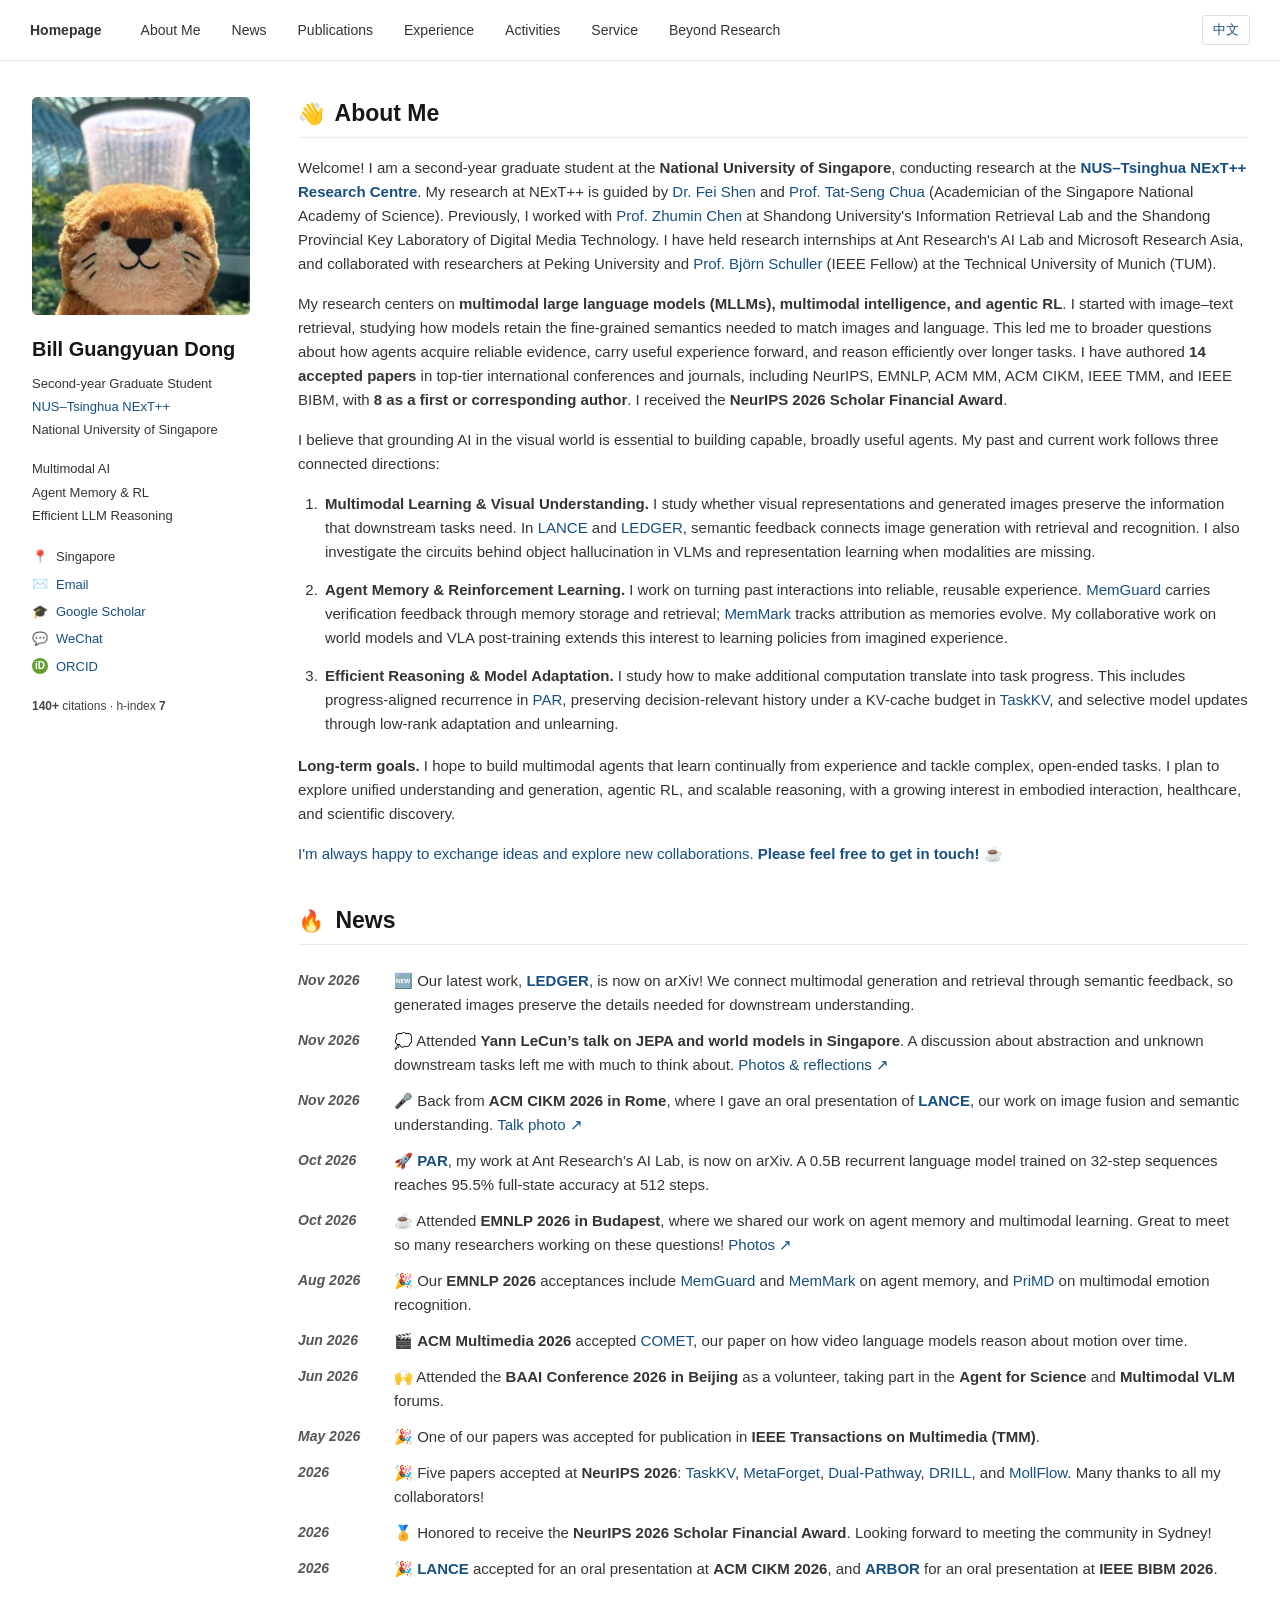
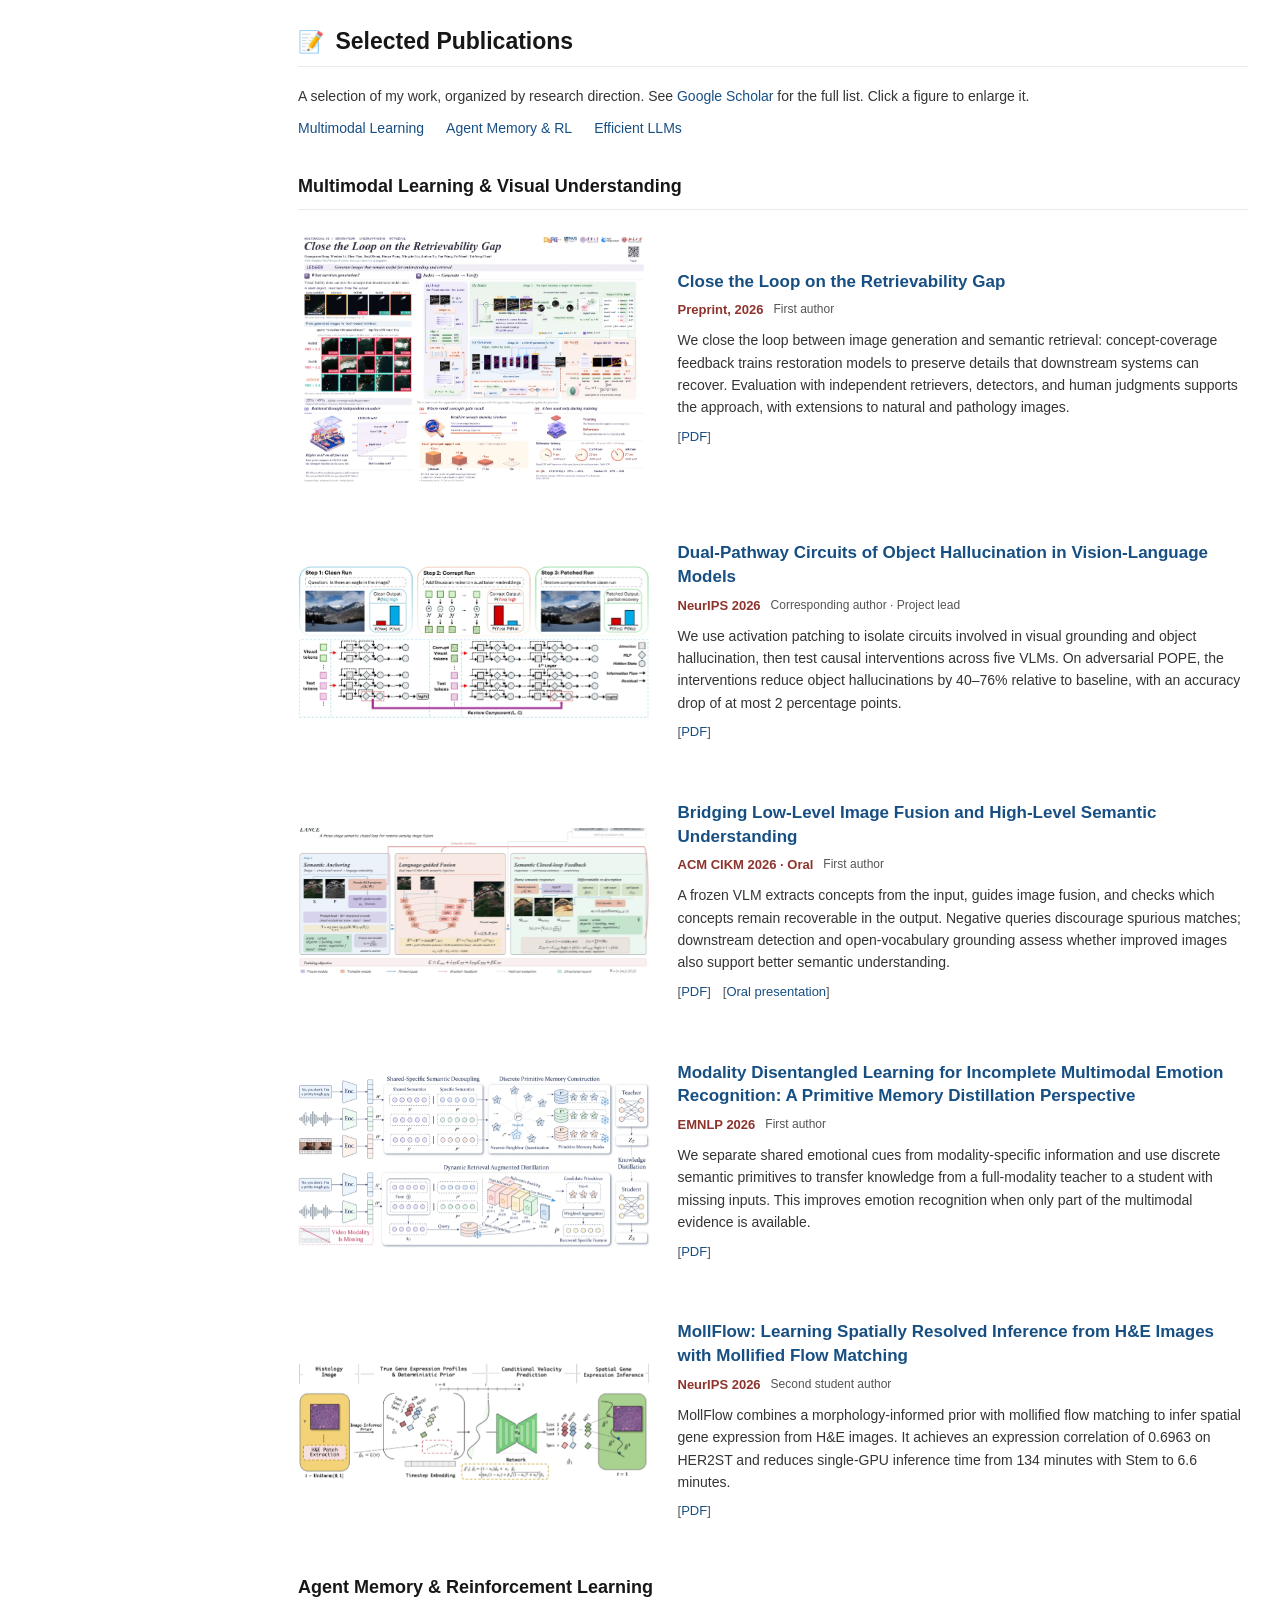
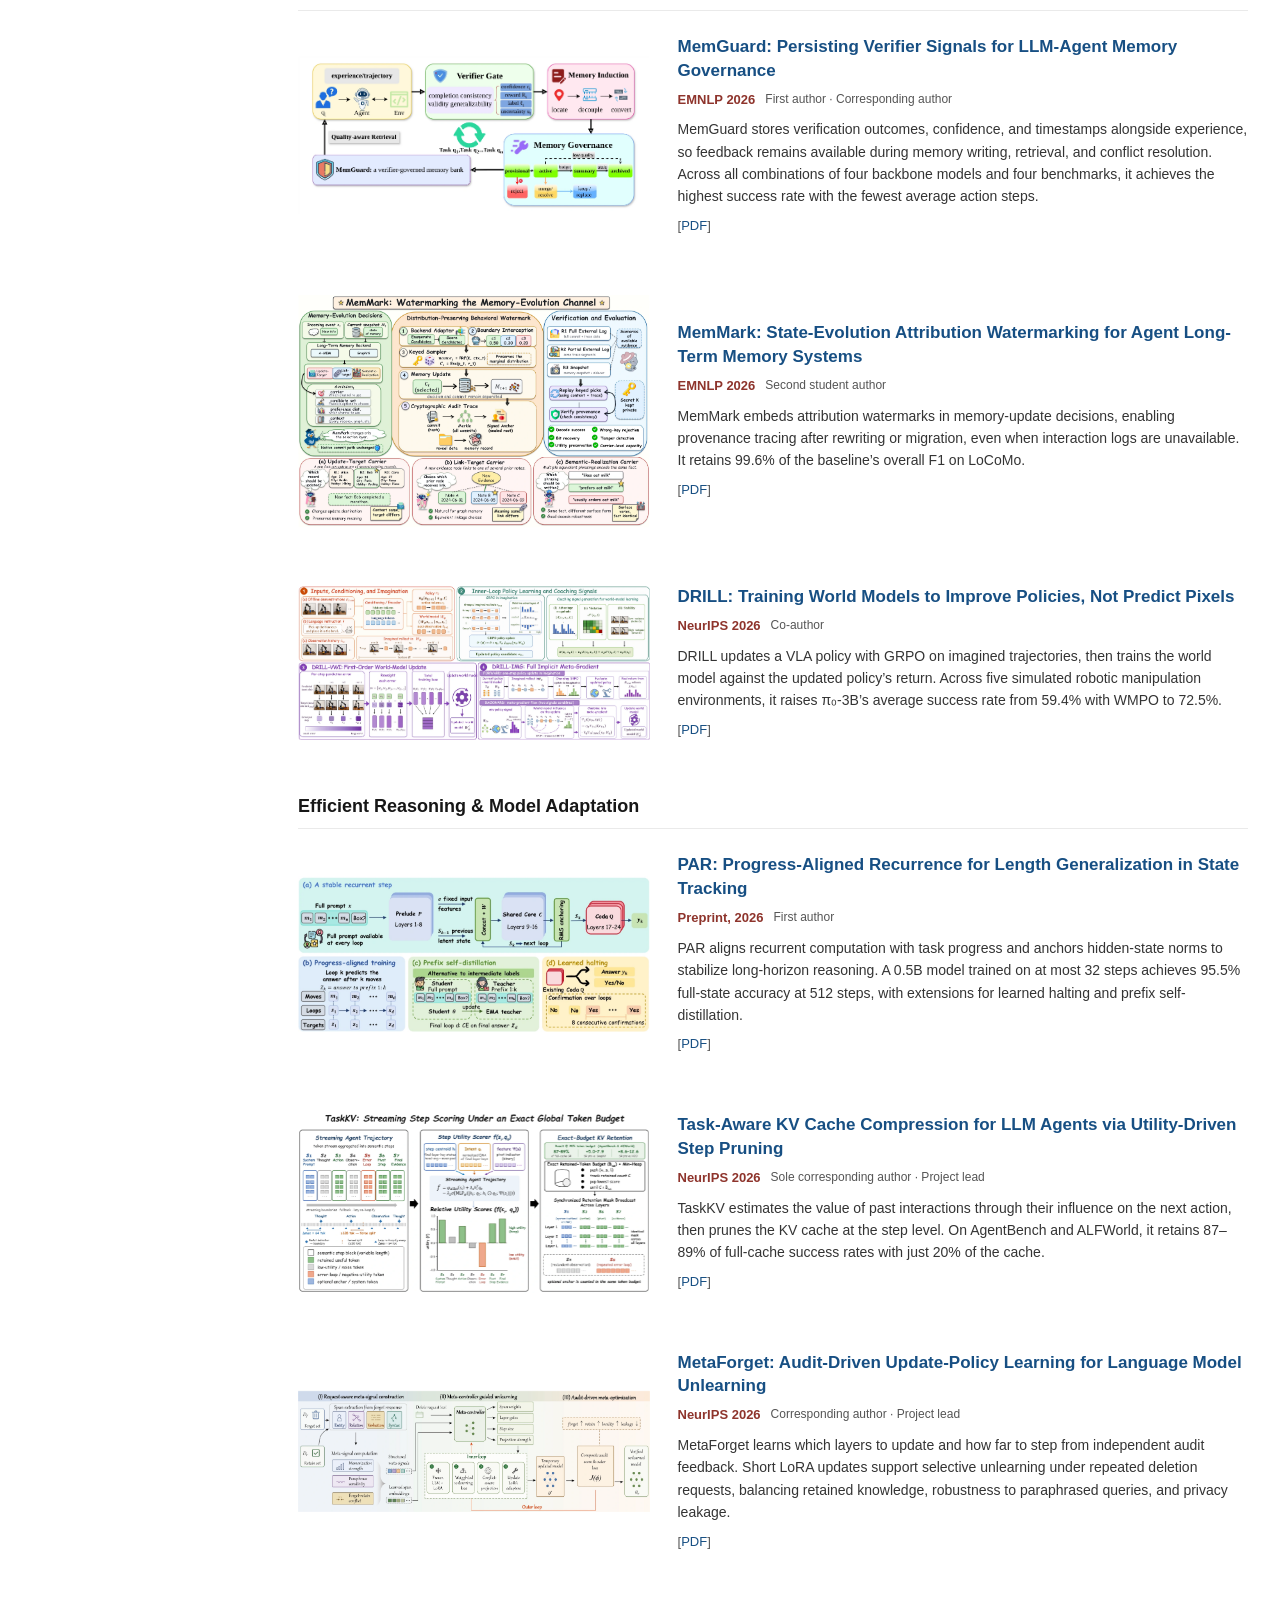
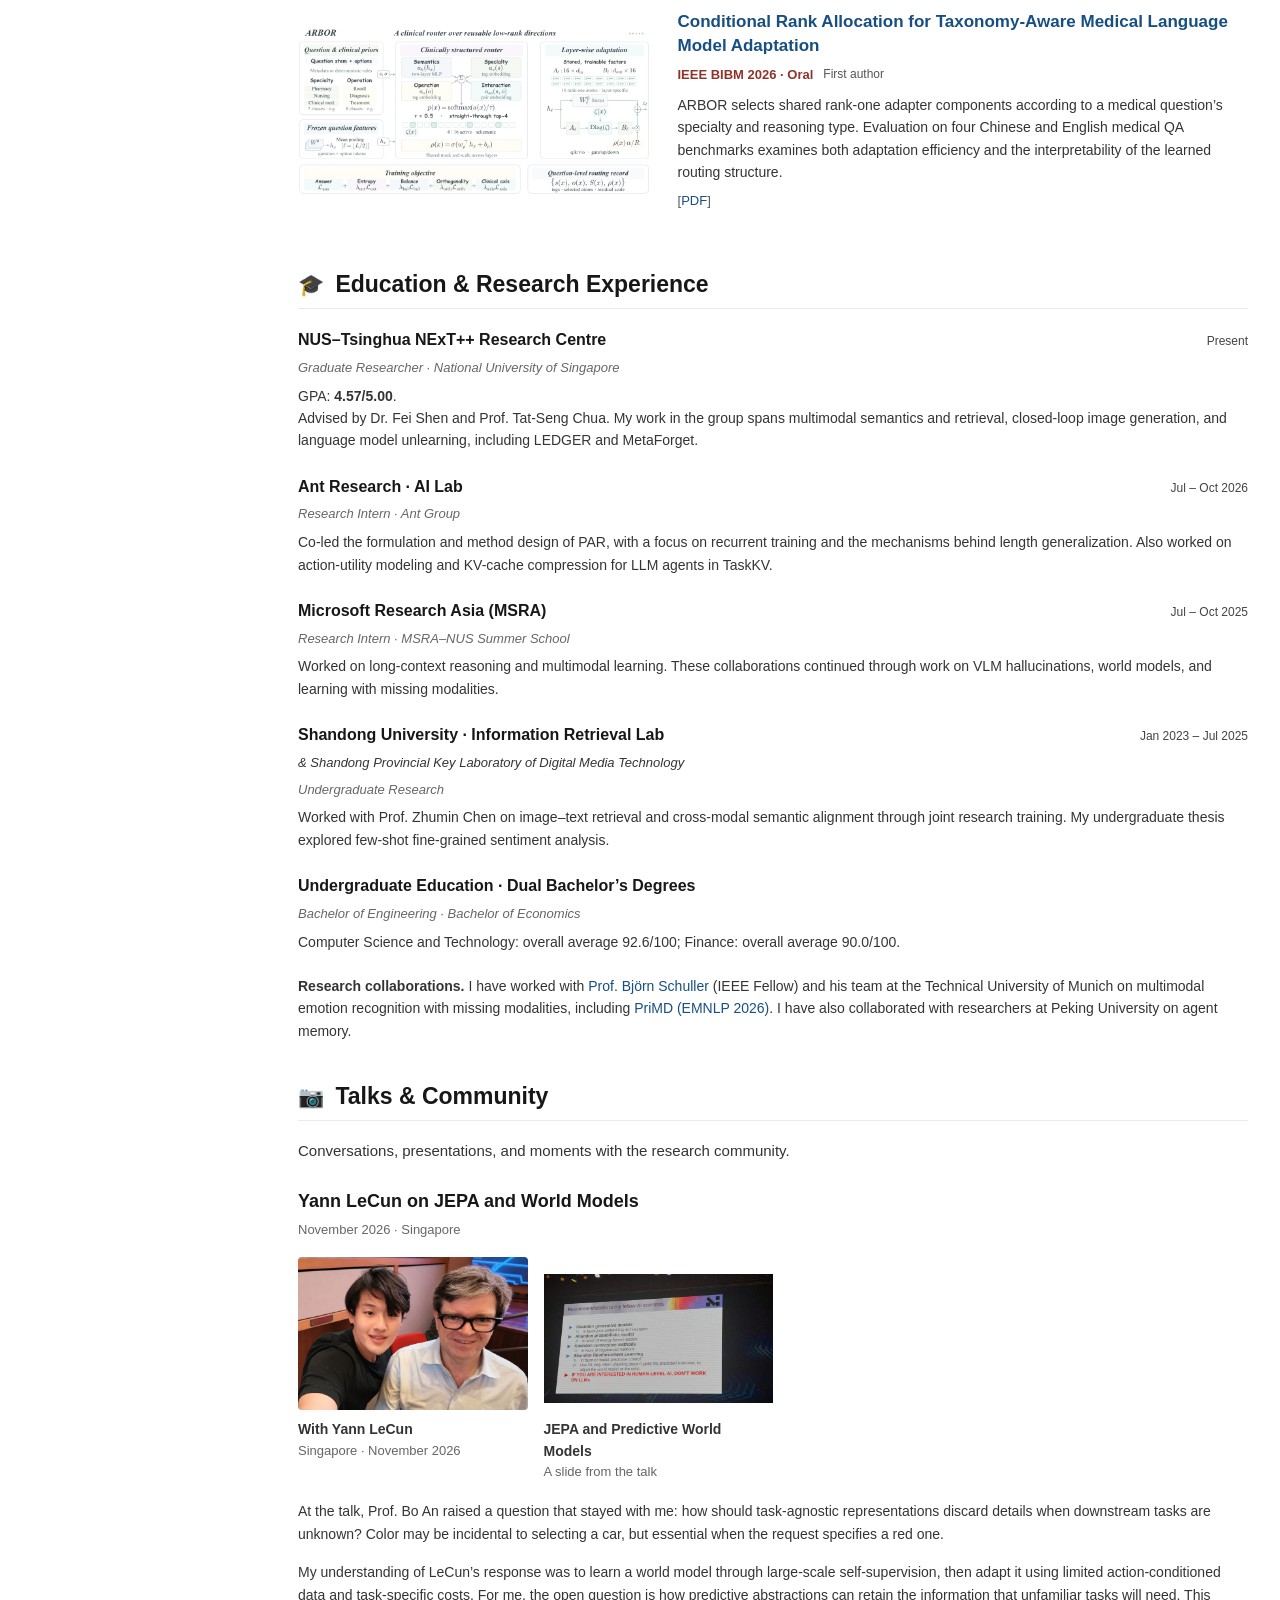
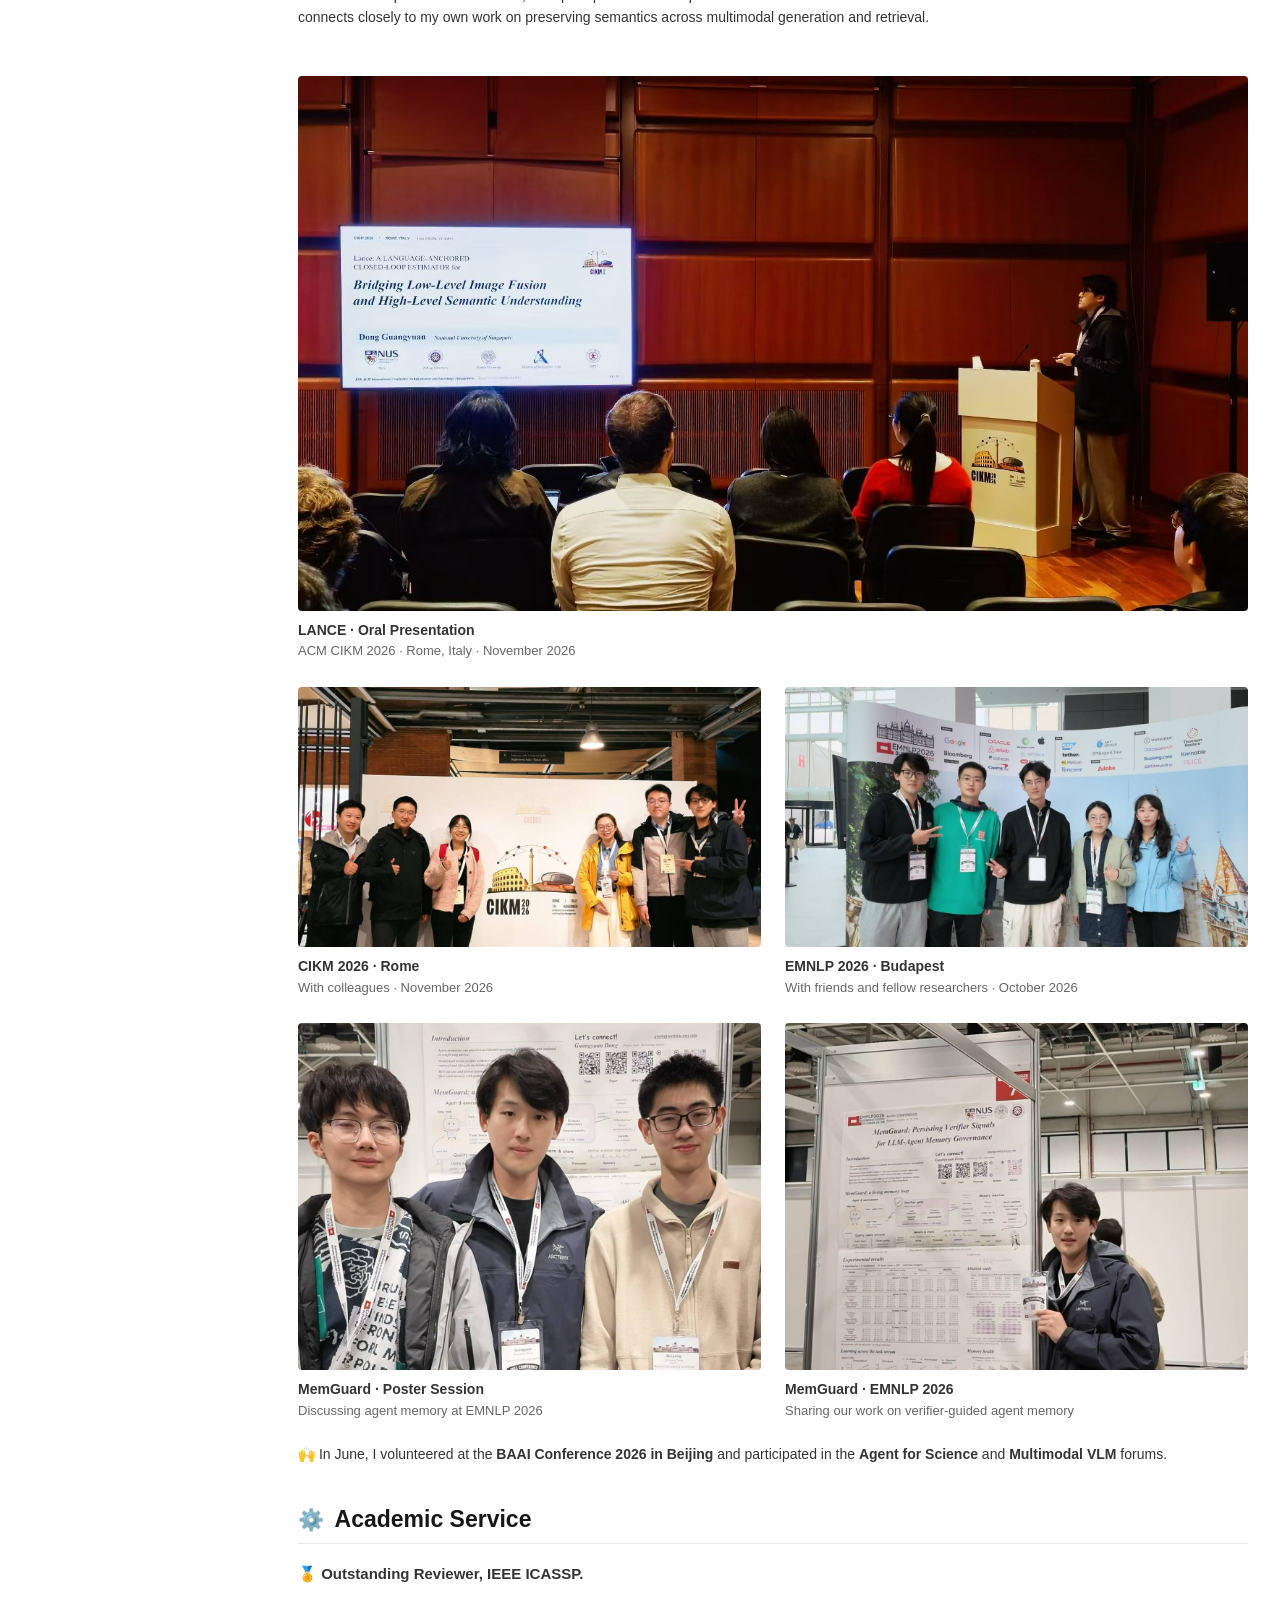
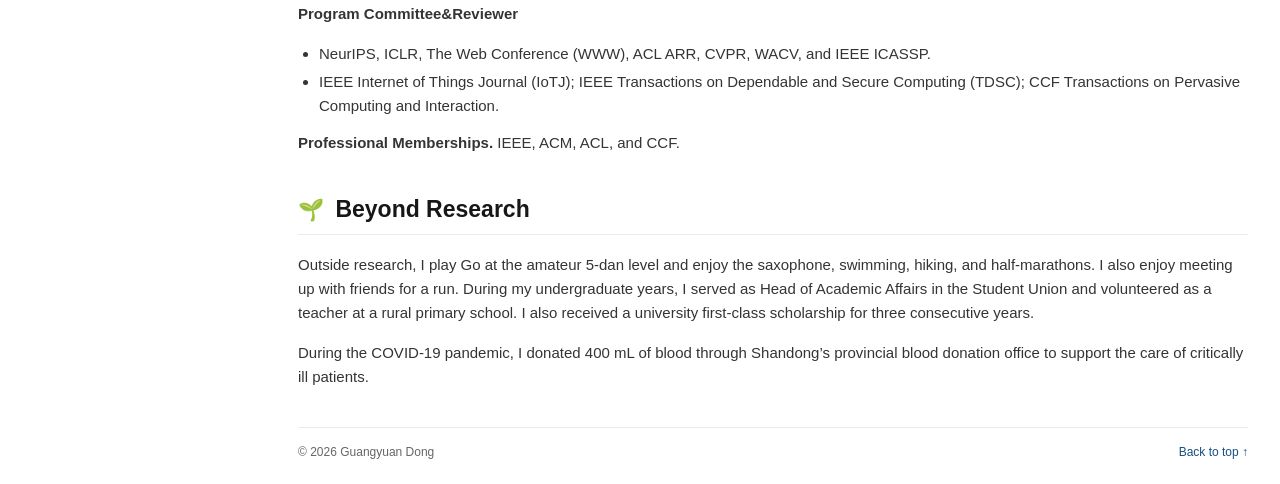
<file: index.html>
<!doctype html>
<html lang="en">
<head>
<meta charset="utf-8">
<meta name="viewport" content="width=device-width, initial-scale=1">
<meta name="theme-color" content="#ffffff">
<meta name="description" content="Guangyuan Dong, graduate researcher at NUS–Tsinghua NExT++. Multimodal AI, agent memory and reinforcement learning, and efficient LLM reasoning.">
<meta property="og:title" content="Guangyuan Dong | NUS–Tsinghua NExT++">
<meta property="og:description" content="Research in multimodal AI, agent memory, and efficient LLM reasoning. Papers, research updates, and collaborations.">
<meta property="og:type" content="website">
<meta property="og:url" content="https://chatdgy.github.io/">
<meta property="og:image" content="https://chatdgy.github.io/assets/plush-avatar.jpg">
<title>Guangyuan Dong · Homepage</title>
<link rel="icon" href="assets/favicon.svg" type="image/svg+xml">
<link rel="stylesheet" href="style.css?v=20261126-bilingual">
<script src="site.js?v=20261128-poster" defer></script>
<link rel="alternate" hreflang="en" href="https://chatdgy.github.io/">
<link rel="alternate" hreflang="zh-CN" href="https://chatdgy.github.io/zh.html">
<link rel="alternate" hreflang="x-default" href="https://chatdgy.github.io/">
</head>
<body>
<a class="skip" href="#main">Skip to content</a>
<header class="masthead">
  <div class="nav-shell">
  <nav class="nav" aria-label="Main navigation">
    <a class="home" href="#about">Homepage</a><a href="#about">About Me</a><a href="#news">News</a><a href="#publications">Publications</a><a href="#experience">Experience</a><a href="#activities">Activities</a><a href="#service">Service</a><a href="#misc">Beyond Research</a>
  </nav>
  <a class="language-switch" href="zh.html" lang="zh-CN" hreflang="zh-CN" aria-label="切换到中文">中文</a>
</div>
</header>
<div class="layout">
<aside class="sidebar" aria-label="Profile">
  <a href="assets/plush-avatar.jpg" class="portrait" aria-label="View my avatar"><img src="assets/plush-avatar.jpg" alt="Plush animal avatar with an indoor waterfall in the background" width="566" height="566" fetchpriority="high"></a>
  <h1>Bill Guangyuan Dong</h1>
  <p class="institution">Second-year Graduate Student<br><a href="https://www.nextcenter.org/">NUS–Tsinghua NExT++</a><br>National University of Singapore</p>
  <p class="focus">Multimodal AI<br>Agent Memory &amp; RL<br>Efficient LLM Reasoning</p>
  <ul class="contact">
    <li><span aria-hidden="true">📍</span> Singapore</li>
    <li><span aria-hidden="true">✉️</span> <a href="mailto:guangyuand@acm.org">Email</a></li>
    <li><span aria-hidden="true">🎓</span> <a href="https://scholar.google.com/citations?user=IQ_mT-IAAAAJ">Google Scholar</a></li>
    <li><span aria-hidden="true">💬</span> <a class="zoom wechat-link" href="assets/wechat-qr.png" data-kind="contact" data-caption="WeChat ID: ICLRNIPSICML" aria-label="View WeChat contact details">WeChat</a></li>
    <li><span class="orcid-icon" aria-hidden="true">iD</span> <a href="https://orcid.org/0009-0004-1160-3349">ORCID</a></li>
  </ul>
  <p class="scholar-stats"><strong>140+</strong> citations · h-index <strong>7</strong></p>
</aside>
<main id="main">
<section id="about">
<h2><span aria-hidden="true">👋</span> About Me</h2>
<p>Welcome! I am a second-year graduate student at the <strong>National University of Singapore</strong>, conducting research at the <a href="https://www.nextcenter.org/"><strong>NUS–Tsinghua NExT++ Research Centre</strong></a>. My research at NExT++ is guided by <a href="https://muzishen.github.io/">Dr. Fei Shen</a> and <a href="https://www.chuatatseng.com/">Prof. Tat-Seng Chua</a> (Academician of the Singapore National Academy of Science). Previously, I worked with <a href="https://gail.sdu.edu.cn/~zhuminchen/~zhuminchen_en.htm">Prof. Zhumin Chen</a> at Shandong University's Information Retrieval Lab and the Shandong Provincial Key Laboratory of Digital Media Technology. I have held research internships at Ant Research's AI Lab and Microsoft Research Asia, and collaborated with researchers at Peking University and <a href="https://www.professoren.tum.de/en/schuller-bjoern">Prof. Björn Schuller</a> (IEEE Fellow) at the Technical University of Munich (TUM).</p>
<p>My research centers on <strong>multimodal large language models (MLLMs), multimodal intelligence, and agentic RL</strong>. I started with image–text retrieval, studying how models retain the fine-grained semantics needed to match images and language. This led me to broader questions about how agents acquire reliable evidence, carry useful experience forward, and reason efficiently over longer tasks. I have authored <strong>14 accepted papers</strong> in top-tier international conferences and journals, including NeurIPS, EMNLP, ACM MM, ACM CIKM, IEEE TMM, and IEEE BIBM, with <strong>8 as a first or corresponding author</strong>. I received the <strong>NeurIPS 2026 Scholar Financial Award</strong>.</p>
<p>I believe that grounding AI in the visual world is essential to building capable, broadly useful agents. My past and current work follows three connected directions:</p>
<ol class="research" id="research">
  <li><strong>Multimodal Learning &amp; Visual Understanding.</strong> I study whether visual representations and generated images preserve the information that downstream tasks need. In <a href="#paper-lance">LANCE</a> and <a href="#paper-ledger">LEDGER</a>, semantic feedback connects image generation with retrieval and recognition. I also investigate the circuits behind object hallucination in VLMs and representation learning when modalities are missing.</li>
  <li><strong>Agent Memory &amp; Reinforcement Learning.</strong> I work on turning past interactions into reliable, reusable experience. <a href="#paper-memguard">MemGuard</a> carries verification feedback through memory storage and retrieval; <a href="#paper-memmark">MemMark</a> tracks attribution as memories evolve. My collaborative work on world models and VLA post-training extends this interest to learning policies from imagined experience.</li>
  <li><strong>Efficient Reasoning &amp; Model Adaptation.</strong> I study how to make additional computation translate into task progress. This includes progress-aligned recurrence in <a href="#paper-par">PAR</a>, preserving decision-relevant history under a KV-cache budget in <a href="#paper-taskkv">TaskKV</a>, and selective model updates through low-rank adaptation and unlearning.</li>
</ol>
<p><strong>Long-term goals.</strong> I hope to build multimodal agents that learn continually from experience and tackle complex, open-ended tasks. I plan to explore unified understanding and generation, agentic RL, and scalable reasoning, with a growing interest in embodied interaction, healthcare, and scientific discovery.</p>
<p class="invitation">I'm always happy to exchange ideas and explore new collaborations. <a href="mailto:guangyuand@acm.org">Please feel free to get in touch!</a> <span aria-hidden="true">☕</span></p>
</section>
<section id="news">
<h2><span aria-hidden="true">🔥</span> News</h2>
<ul class="news">
  <li><time datetime="2026-11">Nov 2026</time><span>🆕 Our latest work, <a href="#paper-ledger"><strong>LEDGER</strong></a>, is now on arXiv! We connect multimodal generation and retrieval through semantic feedback, so generated images preserve the details needed for downstream understanding.</span></li>
  <li><time datetime="2026-11">Nov 2026</time><span>💭 Attended <strong>Yann LeCun’s talk on JEPA and world models in Singapore</strong>. A discussion about abstraction and unknown downstream tasks left me with much to think about. <a href="#lecun-jepa">Photos &amp; reflections ↗</a></span></li>
  <li><time datetime="2026-11">Nov 2026</time><span>🎤 Back from <strong>ACM CIKM 2026 in Rome</strong>, where I gave an oral presentation of <a href="#paper-lance"><strong>LANCE</strong></a>, our work on image fusion and semantic understanding. <a href="#lance-oral">Talk photo ↗</a></span></li>
  <li><time datetime="2026-10">Oct 2026</time><span>🚀 <a href="#paper-par"><strong>PAR</strong></a>, my work at Ant Research’s AI Lab, is now on arXiv. A 0.5B recurrent language model trained on 32-step sequences reaches 95.5% full-state accuracy at 512 steps.</span></li>
  <li><time datetime="2026-10">Oct 2026</time><span>☕ Attended <strong>EMNLP 2026 in Budapest</strong>, where we shared our work on agent memory and multimodal learning. Great to meet so many researchers working on these questions! <a href="#activities">Photos ↗</a></span></li>
  <li><time datetime="2026-08">Aug 2026</time><span>🎉 Our <strong>EMNLP 2026</strong> acceptances include <a href="#paper-memguard">MemGuard</a> and <a href="#paper-memmark">MemMark</a> on agent memory, and <a href="#paper-primd">PriMD</a> on multimodal emotion recognition.</span></li>
  <li><time datetime="2026-06">Jun 2026</time><span>🎬 <strong>ACM Multimedia 2026</strong> accepted <a href="https://arxiv.org/pdf/2608.21030#page=1">COMET</a>, our paper on how video language models reason about motion over time.</span></li>
  <li><time datetime="2026-06">Jun 2026</time><span>🙌 Attended the <strong>BAAI Conference 2026 in Beijing</strong> as a volunteer, taking part in the <strong>Agent for Science</strong> and <strong>Multimodal VLM</strong> forums.</span></li>
  <li><time datetime="2026-05">May 2026</time><span>🎉 One of our papers was accepted for publication in <strong>IEEE Transactions on Multimedia (TMM)</strong>.</span></li>
  <li><time datetime="2026">2026</time><span>🎉 Five papers accepted at <strong>NeurIPS 2026</strong>: <a href="#paper-taskkv">TaskKV</a>, <a href="#paper-metaforget">MetaForget</a>, <a href="#paper-dual-pathway">Dual-Pathway</a>, <a href="#paper-drill">DRILL</a>, and <a href="#paper-mollflow">MollFlow</a>. Many thanks to all my collaborators!</span></li>
  <li><time datetime="2026">2026</time><span>🏅 Honored to receive the <strong>NeurIPS 2026 Scholar Financial Award</strong>. Looking forward to meeting the community in Sydney!</span></li>
  <li><time datetime="2026">2026</time><span>🎉 <a href="#paper-lance"><strong>LANCE</strong></a> accepted for an oral presentation at <strong>ACM CIKM 2026</strong>, and <a href="#paper-arbor"><strong>ARBOR</strong></a> for an oral presentation at <strong>IEEE BIBM 2026</strong>.</span></li>
</ul>
</section>
<section id="publications">
<h2><span aria-hidden="true">📝</span> Selected Publications</h2>
<p class="pub-intro">A selection of my work, organized by research direction. See <a href="https://scholar.google.com/citations?user=IQ_mT-IAAAAJ">Google Scholar</a> for the full list. Click a figure to enlarge it.</p>
<nav class="paper-nav" aria-label="Research areas"><a href="#vision">Multimodal Learning</a><a href="#agent">Agent Memory &amp; RL</a><a href="#reasoning">Efficient LLMs</a></nav>
<div class="pub-group" id="vision"><h3 class="group-heading">Multimodal Learning &amp; Visual Understanding</h3>
<article class="paper" id="paper-ledger">
  <a class="paper-figure zoom" href="assets/figures/ledger-poster-v6.webp" data-kind="poster" data-caption="LEDGER research poster showing concept indexing, generation and retrieval results." data-source="assets/figures/ledger-poster-v6.webp" aria-label="Enlarge the LEDGER research poster">
    <img src="assets/figures/ledger-poster-v6-thumb.webp" width="960" height="680" loading="lazy" alt="LEDGER research poster showing concept indexing, generation and retrieval results.">
  </a>
  <div class="paper-content">
    <h4 class="paper-title"><a href="https://arxiv.org/pdf/2611.28146#page=1">Close the Loop on the Retrievability Gap</a></h4>
    <p class="venue"><strong>Preprint, 2026</strong><span class="role">First author</span></p>
    <p class="description">We close the loop between image generation and semantic retrieval: concept-coverage feedback trains restoration models to preserve details that downstream systems can recover. Evaluation with independent retrievers, detectors, and human judgments supports the approach, with extensions to natural and pathology images.</p>
    <div class="paper-links"><a href="https://arxiv.org/pdf/2611.28146#page=1">PDF</a></div>
  </div>
</article>
<article class="paper" id="paper-dual-pathway">
  <a class="paper-figure zoom" href="assets/figures/dual-pathway.webp" data-caption="Activation patching and causal interventions in Dual-Pathway." data-source="https://arxiv.org/html/2605.13156v2#S3.F1" aria-label="Enlarge the dual-pathway framework figure">
    <img src="assets/figures/dual-pathway.webp" width="1013" height="443" loading="lazy" alt="Activation patching and causal interventions in Dual-Pathway.">
  </a>
  <div class="paper-content">
    <h4 class="paper-title"><a href="https://arxiv.org/pdf/2605.13156#page=1">Dual-Pathway Circuits of Object Hallucination in Vision-Language Models</a></h4>
    <p class="venue"><strong>NeurIPS 2026</strong><span class="role">Corresponding author · Project lead</span></p>
    <p class="description">We use activation patching to isolate circuits involved in visual grounding and object hallucination, then test causal interventions across five VLMs. On adversarial POPE, the interventions reduce object hallucinations by 40–76% relative to baseline, with an accuracy drop of at most 2 percentage points.</p>
    <div class="paper-links"><a href="https://arxiv.org/pdf/2605.13156#page=1">PDF</a></div>
  </div>
</article>
<article class="paper" id="paper-lance">
  <a class="paper-figure zoom" href="assets/figures/lance.webp" data-caption="LANCE: language-guided image fusion with semantic verification." data-source="https://anonymous.4open.science/api/repo/lance-paper-20260915-825A/file/paper.pdf#page=1" aria-label="Enlarge the lance framework figure">
    <img src="assets/figures/lance.webp" width="1952" height="816" loading="lazy" alt="LANCE: language-guided image fusion with semantic verification.">
  </a>
  <div class="paper-content">
    <h4 class="paper-title"><a href="https://anonymous.4open.science/api/repo/lance-paper-20260915-825A/file/paper.pdf#page=1">Bridging Low-Level Image Fusion and High-Level Semantic Understanding</a></h4>
    <p class="venue"><strong>ACM CIKM 2026 · Oral</strong><span class="role">First author</span></p>
    <p class="description">A frozen VLM extracts concepts from the input, guides image fusion, and checks which concepts remain recoverable in the output. Negative queries discourage spurious matches; downstream detection and open-vocabulary grounding assess whether improved images also support better semantic understanding.</p>
    <div class="paper-links"><a href="https://anonymous.4open.science/api/repo/lance-paper-20260915-825A/file/paper.pdf#page=1">PDF</a><a href="#lance-oral">Oral presentation</a></div>
  </div>
</article>
<article class="paper" id="paper-primd">
  <a class="paper-figure zoom" href="assets/figures/primd.webp" data-caption="PriMD: modality disentanglement, primitive memory, and teacher–student distillation." data-source="https://aclanthology.org/2026.findings-emnlp.2220.pdf#page=4" aria-label="Enlarge the primd framework figure">
    <img src="assets/figures/primd.webp" width="2192" height="1075" loading="lazy" alt="PriMD: modality disentanglement, primitive memory, and teacher–student distillation.">
  </a>
  <div class="paper-content">
    <h4 class="paper-title"><a href="https://aclanthology.org/2026.findings-emnlp.2220.pdf#page=1">Modality Disentangled Learning for Incomplete Multimodal Emotion Recognition: A Primitive Memory Distillation Perspective</a></h4>
    <p class="venue"><strong>EMNLP 2026</strong><span class="role">First author</span></p>
    <p class="description">We separate shared emotional cues from modality-specific information and use discrete semantic primitives to transfer knowledge from a full-modality teacher to a student with missing inputs. This improves emotion recognition when only part of the multimodal evidence is available.</p>
    <div class="paper-links"><a href="https://aclanthology.org/2026.findings-emnlp.2220.pdf#page=1">PDF</a></div>
  </div>
</article>
<article class="paper" id="paper-mollflow">
  <a class="paper-figure zoom" href="assets/figures/mollflow.webp" data-caption="MollFlow: a morphology-informed prior and mollified flow matching." data-source="https://anonymous.4open.science/api/repo/research-papers-2026-17C8/file/neurips-2026/MollFlow.pdf#page=1" aria-label="Enlarge the mollflow framework figure">
    <img src="assets/figures/mollflow.webp" width="2177" height="735" loading="lazy" alt="MollFlow: a morphology-informed prior and mollified flow matching.">
  </a>
  <div class="paper-content">
    <h4 class="paper-title"><a href="https://anonymous.4open.science/api/repo/research-papers-2026-17C8/file/neurips-2026/MollFlow.pdf#page=1">MollFlow: Learning Spatially Resolved Inference from H&amp;E Images with Mollified Flow Matching</a></h4>
    <p class="venue"><strong>NeurIPS 2026</strong><span class="role">Second student author</span></p>
    <p class="description">MollFlow combines a morphology-informed prior with mollified flow matching to infer spatial gene expression from H&amp;E images. It achieves an expression correlation of 0.6963 on HER2ST and reduces single-GPU inference time from 134 minutes with Stem to 6.6 minutes.</p>
    <div class="paper-links"><a href="https://anonymous.4open.science/api/repo/research-papers-2026-17C8/file/neurips-2026/MollFlow.pdf#page=1">PDF</a></div>
  </div>
</article></div>
<div class="pub-group" id="agent"><h3 class="group-heading">Agent Memory &amp; Reinforcement Learning</h3>
<article class="paper" id="paper-memguard">
  <a class="paper-figure zoom" href="assets/figures/memguard.webp" data-caption="MemGuard: persistent verifier signals for agent memory governance." data-source="https://aclanthology.org/2026.emnlp-main.423.pdf#page=3" aria-label="Enlarge the memguard framework figure">
    <img src="assets/figures/memguard.webp" width="1692" height="767" loading="lazy" alt="MemGuard: persistent verifier signals for agent memory governance.">
  </a>
  <div class="paper-content">
    <h4 class="paper-title"><a href="https://aclanthology.org/2026.emnlp-main.423.pdf#page=1">MemGuard: Persisting Verifier Signals for LLM-Agent Memory Governance</a></h4>
    <p class="venue"><strong>EMNLP 2026</strong><span class="role">First author · Corresponding author</span></p>
    <p class="description">MemGuard stores verification outcomes, confidence, and timestamps alongside experience, so feedback remains available during memory writing, retrieval, and conflict resolution. Across all combinations of four backbone models and four benchmarks, it achieves the highest success rate with the fewest average action steps.</p>
    <div class="paper-links"><a href="https://aclanthology.org/2026.emnlp-main.423.pdf#page=1">PDF</a></div>
  </div>
</article>
<article class="paper" id="paper-memmark">
  <a class="paper-figure zoom" href="assets/figures/memmark.webp" data-caption="MemMark: embedding and recovering attribution through memory-state evolution." data-source="https://aclanthology.org/2026.findings-emnlp.395.pdf#page=3" aria-label="Enlarge the memmark framework figure">
    <img src="assets/figures/memmark.webp" width="2190" height="1448" loading="lazy" alt="MemMark: embedding and recovering attribution through memory-state evolution.">
  </a>
  <div class="paper-content">
    <h4 class="paper-title"><a href="https://aclanthology.org/2026.findings-emnlp.395.pdf#page=1">MemMark: State-Evolution Attribution Watermarking for Agent Long-Term Memory Systems</a></h4>
    <p class="venue"><strong>EMNLP 2026</strong><span class="role">Second student author</span></p>
    <p class="description">MemMark embeds attribution watermarks in memory-update decisions, enabling provenance tracing after rewriting or migration, even when interaction logs are unavailable. It retains 99.6% of the baseline’s overall F1 on LoCoMo.</p>
    <div class="paper-links"><a href="https://aclanthology.org/2026.findings-emnlp.395.pdf#page=1">PDF</a></div>
  </div>
</article>
<article class="paper" id="paper-drill">
  <a class="paper-figure zoom" href="assets/figures/drill.webp" data-caption="DRILL: bilevel optimization of the world model and policy." data-source="https://arxiv.org/html/2610.30814v1#S3.F1" aria-label="Enlarge the drill framework figure">
    <img src="assets/figures/drill.webp" width="1900" height="834" loading="lazy" alt="DRILL: bilevel optimization of the world model and policy.">
  </a>
  <div class="paper-content">
    <h4 class="paper-title"><a href="https://arxiv.org/pdf/2610.30814#page=1">DRILL: Training World Models to Improve Policies, Not Predict Pixels</a></h4>
    <p class="venue"><strong>NeurIPS 2026</strong><span class="role">Co-author</span></p>
    <p class="description">DRILL updates a VLA policy with GRPO on imagined trajectories, then trains the world model against the updated policy’s return. Across five simulated robotic manipulation environments, it raises π₀-3B’s average success rate from 59.4% with WMPO to 72.5%.</p>
    <div class="paper-links"><a href="https://arxiv.org/pdf/2610.30814#page=1">PDF</a></div>
  </div>
</article></div>
<div class="pub-group" id="reasoning"><h3 class="group-heading">Efficient Reasoning &amp; Model Adaptation</h3>
<article class="paper" id="paper-par">
  <a class="paper-figure zoom" href="assets/figures/par.webp" data-caption="PAR: progress-aligned recurrence, norm anchoring, and prefix self-distillation." data-source="https://arxiv.org/html/2610.27628v1#S3.F2" aria-label="Enlarge the par framework figure">
    <img src="assets/figures/par.webp" width="1054" height="465" loading="lazy" alt="PAR: progress-aligned recurrence, norm anchoring, and prefix self-distillation.">
  </a>
  <div class="paper-content">
    <h4 class="paper-title"><a href="https://arxiv.org/pdf/2610.27628#page=1">PAR: Progress-Aligned Recurrence for Length Generalization in State Tracking</a></h4>
    <p class="venue"><strong>Preprint, 2026</strong><span class="role">First author</span></p>
    <p class="description">PAR aligns recurrent computation with task progress and anchors hidden-state norms to stabilize long-horizon reasoning. A 0.5B model trained on at most 32 steps achieves 95.5% full-state accuracy at 512 steps, with extensions for learned halting and prefix self-distillation.</p>
    <div class="paper-links"><a href="https://arxiv.org/pdf/2610.27628#page=1">PDF</a></div>
  </div>
</article>
<article class="paper" id="paper-taskkv">
  <a class="paper-figure zoom" href="assets/figures/taskkv.webp" data-caption="TaskKV: action-utility estimation and step-level KV cache pruning." data-source="https://anonymous.4open.science/api/repo/research-papers-2026-17C8/file/neurips-2026/TaskKV.pdf#page=1" aria-label="Enlarge the taskkv framework figure">
    <img src="assets/figures/taskkv.webp" width="2065" height="1054" loading="lazy" alt="TaskKV: action-utility estimation and step-level KV cache pruning.">
  </a>
  <div class="paper-content">
    <h4 class="paper-title"><a href="https://anonymous.4open.science/api/repo/research-papers-2026-17C8/file/neurips-2026/TaskKV.pdf#page=1">Task-Aware KV Cache Compression for LLM Agents via Utility-Driven Step Pruning</a></h4>
    <p class="venue"><strong>NeurIPS 2026</strong><span class="role">Sole corresponding author · Project lead</span></p>
    <p class="description">TaskKV estimates the value of past interactions through their influence on the next action, then prunes the KV cache at the step level. On AgentBench and ALFWorld, it retains 87–89% of full-cache success rates with just 20% of the cache.</p>
    <div class="paper-links"><a href="https://anonymous.4open.science/api/repo/research-papers-2026-17C8/file/neurips-2026/TaskKV.pdf#page=1">PDF</a></div>
  </div>
</article>
<article class="paper" id="paper-metaforget">
  <a class="paper-figure zoom" href="assets/figures/metaforget.webp" data-caption="MetaForget: audit feedback for learning an unlearning update policy." data-source="https://anonymous.4open.science/api/repo/research-papers-2026-17C8/file/neurips-2026/MetaForget.pdf#page=1" aria-label="Enlarge the metaforget framework figure">
    <img src="assets/figures/metaforget.webp" width="2200" height="757" loading="lazy" alt="MetaForget: audit feedback for learning an unlearning update policy.">
  </a>
  <div class="paper-content">
    <h4 class="paper-title"><a href="https://anonymous.4open.science/api/repo/research-papers-2026-17C8/file/neurips-2026/MetaForget.pdf#page=1">MetaForget: Audit-Driven Update-Policy Learning for Language Model Unlearning</a></h4>
    <p class="venue"><strong>NeurIPS 2026</strong><span class="role">Corresponding author · Project lead</span></p>
    <p class="description">MetaForget learns which layers to update and how far to step from independent audit feedback. Short LoRA updates support selective unlearning under repeated deletion requests, balancing retained knowledge, robustness to paraphrased queries, and privacy leakage.</p>
    <div class="paper-links"><a href="https://anonymous.4open.science/api/repo/research-papers-2026-17C8/file/neurips-2026/MetaForget.pdf#page=1">PDF</a></div>
  </div>
</article>
<article class="paper" id="paper-arbor">
  <a class="paper-figure zoom" href="assets/figures/arbor.webp" data-caption="ARBOR: conditional rank allocation and routing for medical language models." data-source="https://arxiv.org/pdf/2610.06765#page=1" aria-label="Enlarge the arbor framework figure">
    <img src="assets/figures/arbor.webp" width="2155" height="1024" loading="lazy" alt="ARBOR: conditional rank allocation and routing for medical language models.">
  </a>
  <div class="paper-content">
    <h4 class="paper-title"><a href="https://arxiv.org/pdf/2610.06765#page=1">Conditional Rank Allocation for Taxonomy-Aware Medical Language Model Adaptation</a></h4>
    <p class="venue"><strong>IEEE BIBM 2026 · Oral</strong><span class="role">First author</span></p>
    <p class="description">ARBOR selects shared rank-one adapter components according to a medical question’s specialty and reasoning type. Evaluation on four Chinese and English medical QA benchmarks examines both adaptation efficiency and the interpretability of the learned routing structure.</p>
    <div class="paper-links"><a href="https://arxiv.org/pdf/2610.06765#page=1">PDF</a></div>
  </div>
</article></div>
</section>
<section id="experience">
<h2><span aria-hidden="true">🎓</span> Education &amp; Research Experience</h2>
<div class="experience">
  <article><div class="experience-title"><h3>NUS–Tsinghua NExT++ Research Centre</h3><span>Present</span></div><p class="experience-role">Graduate Researcher · National University of Singapore</p><p>GPA: <strong>4.57/5.00</strong>.</p><p>Advised by Dr. Fei Shen and Prof. Tat-Seng Chua. My work in the group spans multimodal semantics and retrieval, closed-loop image generation, and language model unlearning, including LEDGER and MetaForget.</p></article>
  <article><div class="experience-title"><h3>Ant Research · AI Lab</h3><span>Jul – Oct 2026</span></div><p class="experience-role">Research Intern · Ant Group</p><p>Co-led the formulation and method design of PAR, with a focus on recurrent training and the mechanisms behind length generalization. Also worked on action-utility modeling and KV-cache compression for LLM agents in TaskKV.</p></article>
  <article><div class="experience-title"><h3>Microsoft Research Asia (MSRA)</h3><span>Jul – Oct 2025</span></div><p class="experience-role">Research Intern · MSRA–NUS Summer School</p><p>Worked on long-context reasoning and multimodal learning. These collaborations continued through work on VLM hallucinations, world models, and learning with missing modalities.</p></article>
  <article><div class="experience-title"><h3>Shandong University · Information Retrieval Lab</h3><span>Jan 2023 – Jul 2025</span></div><p class="second-lab">&amp; Shandong Provincial Key Laboratory of Digital Media Technology</p><p class="experience-role">Undergraduate Research</p><p>Worked with Prof. Zhumin Chen on image–text retrieval and cross-modal semantic alignment through joint research training. My undergraduate thesis explored few-shot fine-grained sentiment analysis.</p></article>
  <article id="undergraduate-education"><div class="experience-title"><h3>Undergraduate Education · Dual Bachelor’s Degrees</h3></div><p class="experience-role">Bachelor of Engineering · Bachelor of Economics</p><p>Computer Science and Technology: overall average 92.6/100; Finance: overall average 90.0/100.</p></article>
</div>
<p class="collaboration-note"><strong>Research collaborations.</strong> I have worked with <a href="https://www.professoren.tum.de/en/schuller-bjoern">Prof. Björn Schuller</a> (IEEE Fellow) and his team at the Technical University of Munich on multimodal emotion recognition with missing modalities, including <a href="#paper-primd">PriMD (EMNLP 2026)</a>. I have also collaborated with researchers at Peking University on agent memory.</p>
</section>
<section id="activities">
<h2><span aria-hidden="true">📷</span> Talks &amp; Community</h2>
<p>Conversations, presentations, and moments with the research community.</p>
<article class="event-reflection" id="lecun-jepa" aria-labelledby="lecun-title">
  <h3 id="lecun-title">Yann LeCun on JEPA and World Models</h3>
  <p class="event-meta"><time datetime="2026-11">November 2026</time> · Singapore</p>
  <div class="event-gallery lecun-gallery">
    <figure><a class="event-photo zoom" href="assets/events/lecun-singapore-2026-updated.png" data-kind="photo" data-caption="With Yann LeCun at his talk on JEPA and world models · Singapore, November 2026." aria-label="Enlarge the photo with Yann LeCun"><img src="assets/events/lecun-singapore-2026-updated.png" width="1418" height="1109" alt="Guangyuan Dong with Yann LeCun at the Singapore event" loading="lazy"></a><figcaption><strong>With Yann LeCun</strong><span>Singapore · November 2026</span></figcaption></figure>
    <figure><a class="event-photo talk-slide zoom" href="assets/events/lecun-jepa-talk-2026.jpg" data-kind="photo" data-caption="A slide from Yann LeCun’s talk on JEPA and world models · Singapore, November 2026." aria-label="Enlarge the slide from Yann LeCun’s talk"><img src="assets/events/lecun-jepa-talk-2026.jpg" width="1440" height="810" alt="Yann LeCun’s presentation slide advocating joint-embedding architectures and model-predictive control" loading="lazy"></a><figcaption><strong>JEPA and Predictive World Models</strong><span>A slide from the talk</span></figcaption></figure>
  </div>
  <p>At the talk, Prof. Bo An raised a question that stayed with me: how should task-agnostic representations discard details when downstream tasks are unknown? Color may be incidental to selecting a car, but essential when the request specifies a red one.</p>
  <p>My understanding of LeCun’s response was to learn a world model through large-scale self-supervision, then adapt it using limited action-conditioned data and task-specific costs. For me, the open question is how predictive abstractions can retain the information that unfamiliar tasks will need. This connects closely to my own work on preserving semantics across multimodal generation and retrieval.</p>
</article>
<div class="event-gallery">
  <figure class="event-feature" id="lance-oral"><a class="event-photo zoom" href="assets/events/cikm-2026-lance-oral.png" data-kind="photo" data-caption="Presenting LANCE at ACM CIKM 2026 in Rome, Italy." aria-label="Enlarge the LANCE oral presentation photo"><img src="assets/events/cikm-2026-lance-oral.png" width="1440" height="1080" alt="Guangyuan Dong giving the LANCE oral presentation at ACM CIKM 2026" loading="lazy"></a><figcaption><strong>LANCE · Oral Presentation</strong><span>ACM CIKM 2026 · Rome, Italy · November 2026</span></figcaption></figure>
  <figure><a class="event-photo zoom" href="assets/events/cikm-2026-rome.png" data-kind="photo" data-caption="With colleagues at ACM CIKM 2026 in Rome." aria-label="Enlarge the CIKM 2026 photo"><img src="assets/events/cikm-2026-rome.png" width="1280" height="720" alt="Group photo at CIKM 2026 in Rome" loading="lazy"></a><figcaption><strong>CIKM 2026 · Rome</strong><span>With colleagues · November 2026</span></figcaption></figure>
  <figure><a class="event-photo zoom" href="assets/events/emnlp-2026-friends.png" data-kind="photo" data-caption="EMNLP 2026, Budapest · Catching up with friends and fellow researchers." aria-label="Enlarge the EMNLP group photo"><img src="assets/events/emnlp-2026-friends.png" width="1280" height="720" alt="Friends and fellow researchers at the EMNLP 2026 venue" loading="lazy"></a><figcaption><strong>EMNLP 2026 · Budapest</strong><span>With friends and fellow researchers · October 2026</span></figcaption></figure>
  <figure><a class="event-photo portrait-photo zoom" href="assets/events/emnlp-2026-colleagues.png" data-kind="photo" data-caption="EMNLP 2026, Budapest · Conversations at the MemGuard poster session." aria-label="Enlarge the MemGuard poster session photo"><img src="assets/events/emnlp-2026-colleagues.png" width="1280" height="2276" alt="Three attendees in front of the MemGuard poster at EMNLP 2026" loading="lazy"></a><figcaption><strong>MemGuard · Poster Session</strong><span>Discussing agent memory at EMNLP 2026</span></figcaption></figure>
  <figure><a class="event-photo portrait-photo zoom" href="assets/events/emnlp-2026-memguard.png" data-kind="photo" data-caption="Presenting MemGuard at EMNLP 2026 in Budapest." aria-label="Enlarge the MemGuard presentation photo"><img src="assets/events/emnlp-2026-memguard.png" width="1280" height="2276" alt="Guangyuan Dong presenting the MemGuard poster at EMNLP 2026" loading="lazy"></a><figcaption><strong>MemGuard · EMNLP 2026</strong><span>Sharing our work on verifier-guided agent memory</span></figcaption></figure>
</div>
<p class="community-note">🙌 In June, I volunteered at the <strong>BAAI Conference 2026 in Beijing</strong> and participated in the <strong>Agent for Science</strong> and <strong>Multimodal VLM</strong> forums.</p>
</section>
<section id="service">
<h2><span aria-hidden="true">⚙️</span> Academic Service</h2>
<p>🏅 <strong>Outstanding Reviewer, IEEE ICASSP.</strong></p>
<p><strong>Program Committee&amp;Reviewer</strong></p>
<ul class="simple-list"><li>NeurIPS, ICLR, The Web Conference (WWW), ACL ARR, CVPR, WACV, and IEEE ICASSP.</li><li>IEEE Internet of Things Journal (IoTJ); IEEE Transactions on Dependable and Secure Computing (TDSC); CCF Transactions on Pervasive Computing and Interaction.</li></ul>
<p><strong>Professional Memberships.</strong> IEEE, ACM, ACL, and CCF.</p>
</section>
<section id="misc"><h2><span aria-hidden="true">🌱</span> Beyond Research</h2>
<p>Outside research, I play Go at the amateur 5-dan level and enjoy the saxophone, swimming, hiking, and half-marathons. I also enjoy meeting up with friends for a run. During my undergraduate years, I served as Head of Academic Affairs in the Student Union and volunteered as a teacher at a rural primary school. I also received a university first-class scholarship for three consecutive years.</p>
<p>During the COVID-19 pandemic, I donated 400 mL of blood through Shandong’s provincial blood donation office to support the care of critically ill patients.</p>
</section>
<footer><p>© 2026 Guangyuan Dong <a href="#about">Back to top ↑</a></p></footer>
</main>
</div>
<dialog id="figure-view" aria-labelledby="figure-label">
<div class="viewer-top"><span id="figure-label">Research framework</span><button type="button" id="close-view" autofocus>Close ×</button></div>
<img id="full-figure" alt=""><div class="viewer-bottom"><p id="figure-caption"></p><a id="figure-source">View source ↗</a></div>
</dialog>
</body>
</html>
</file>
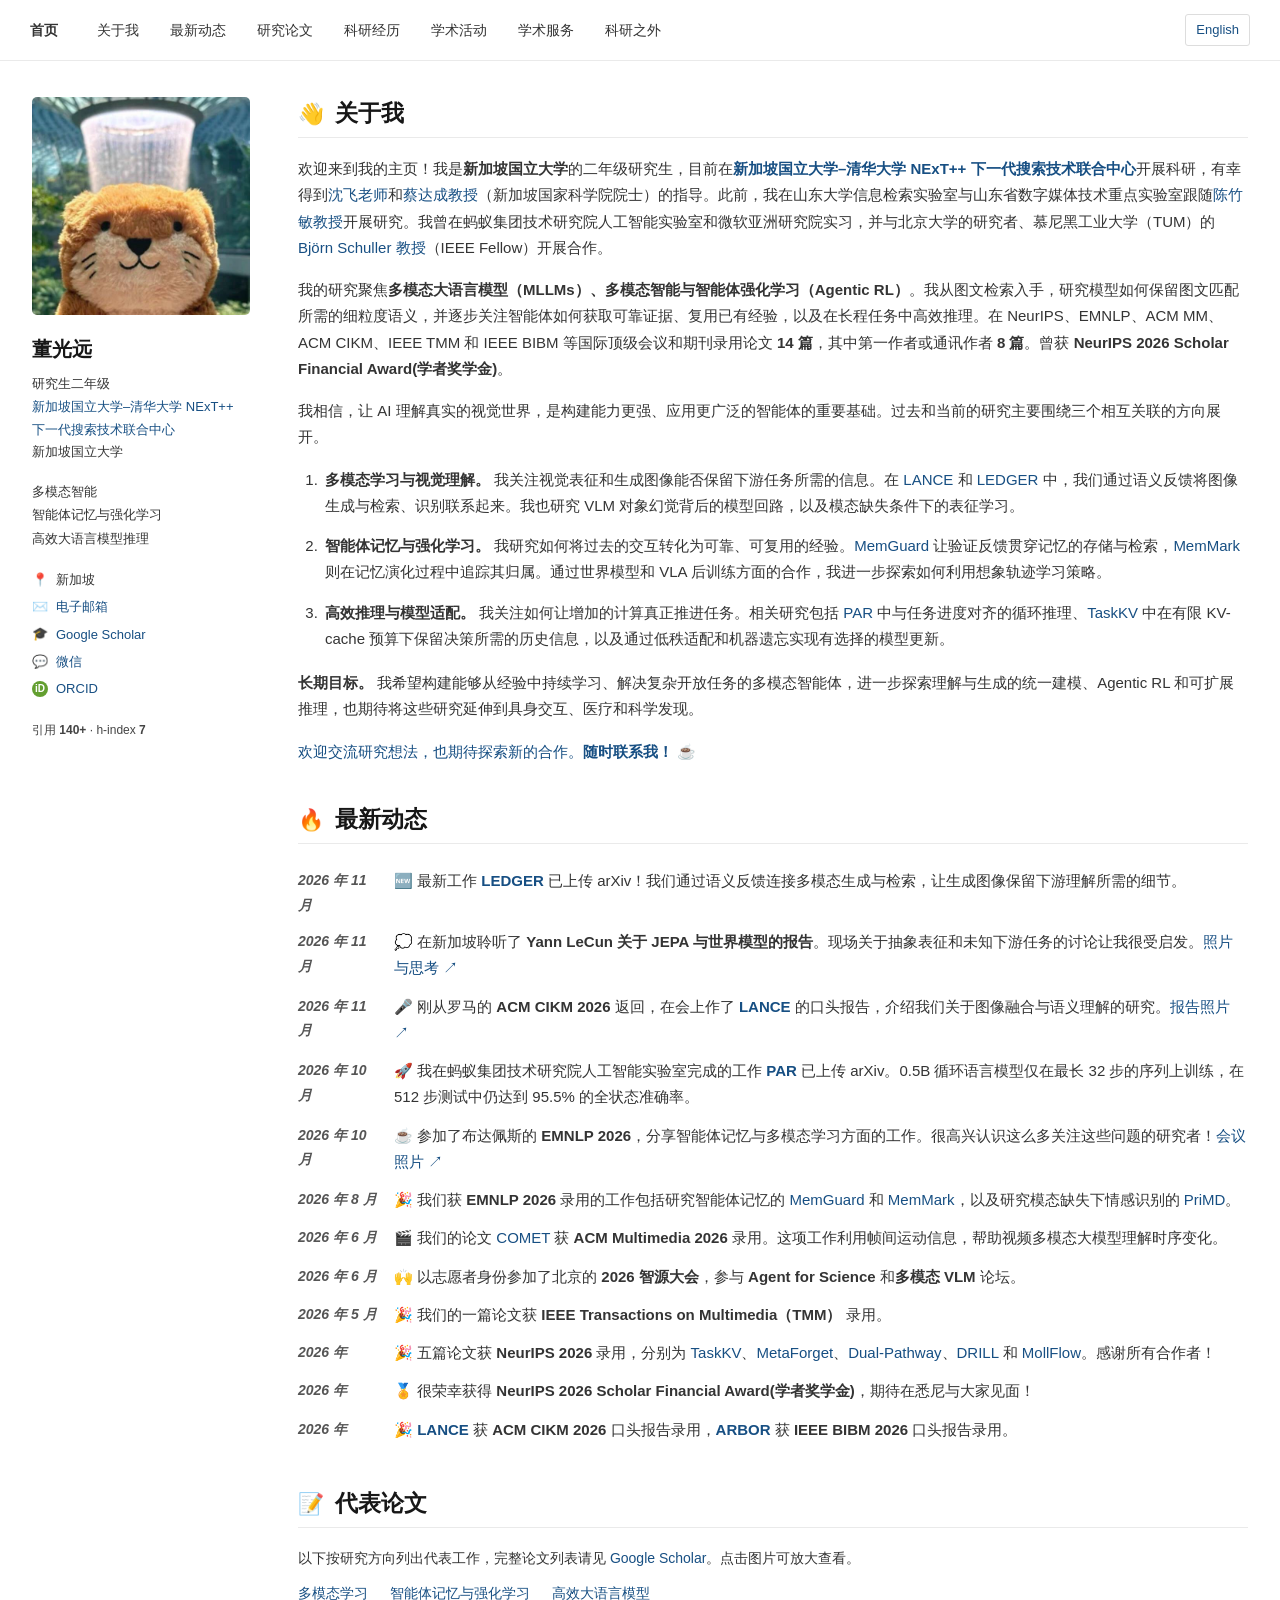
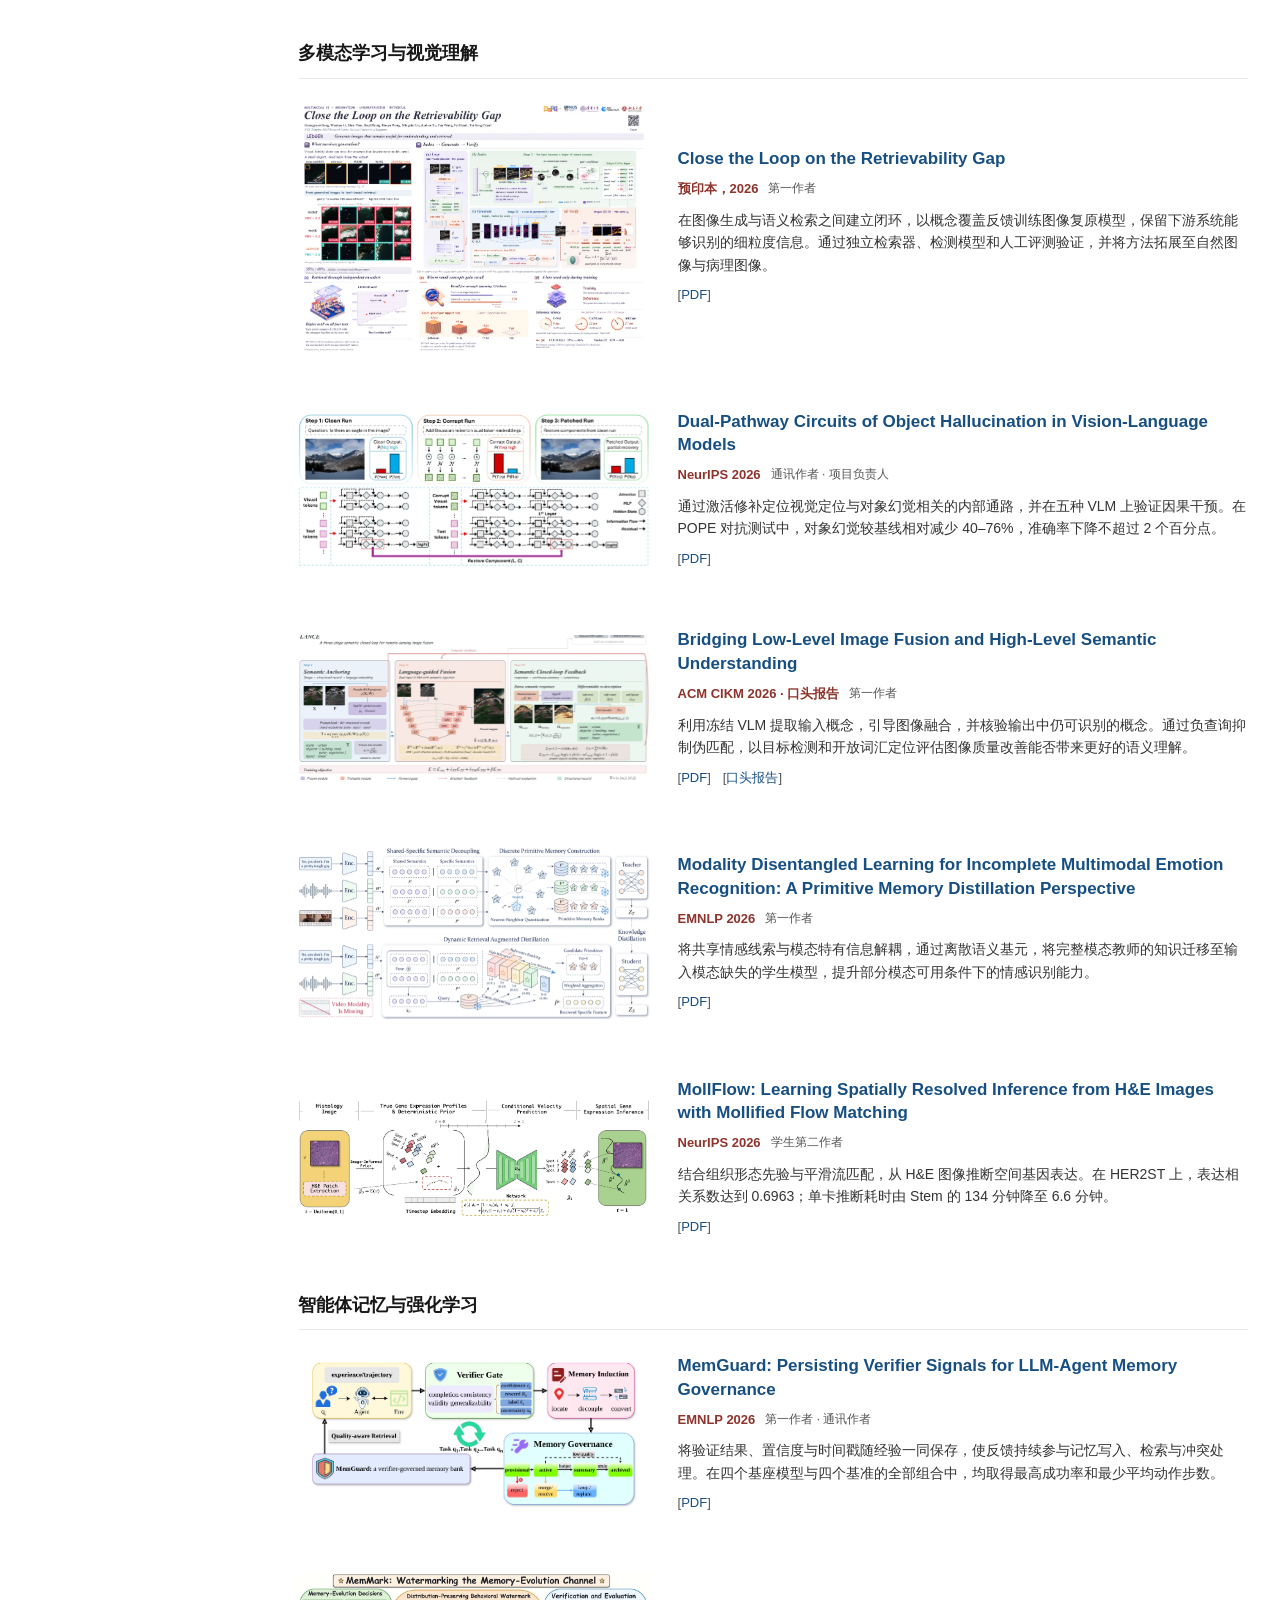
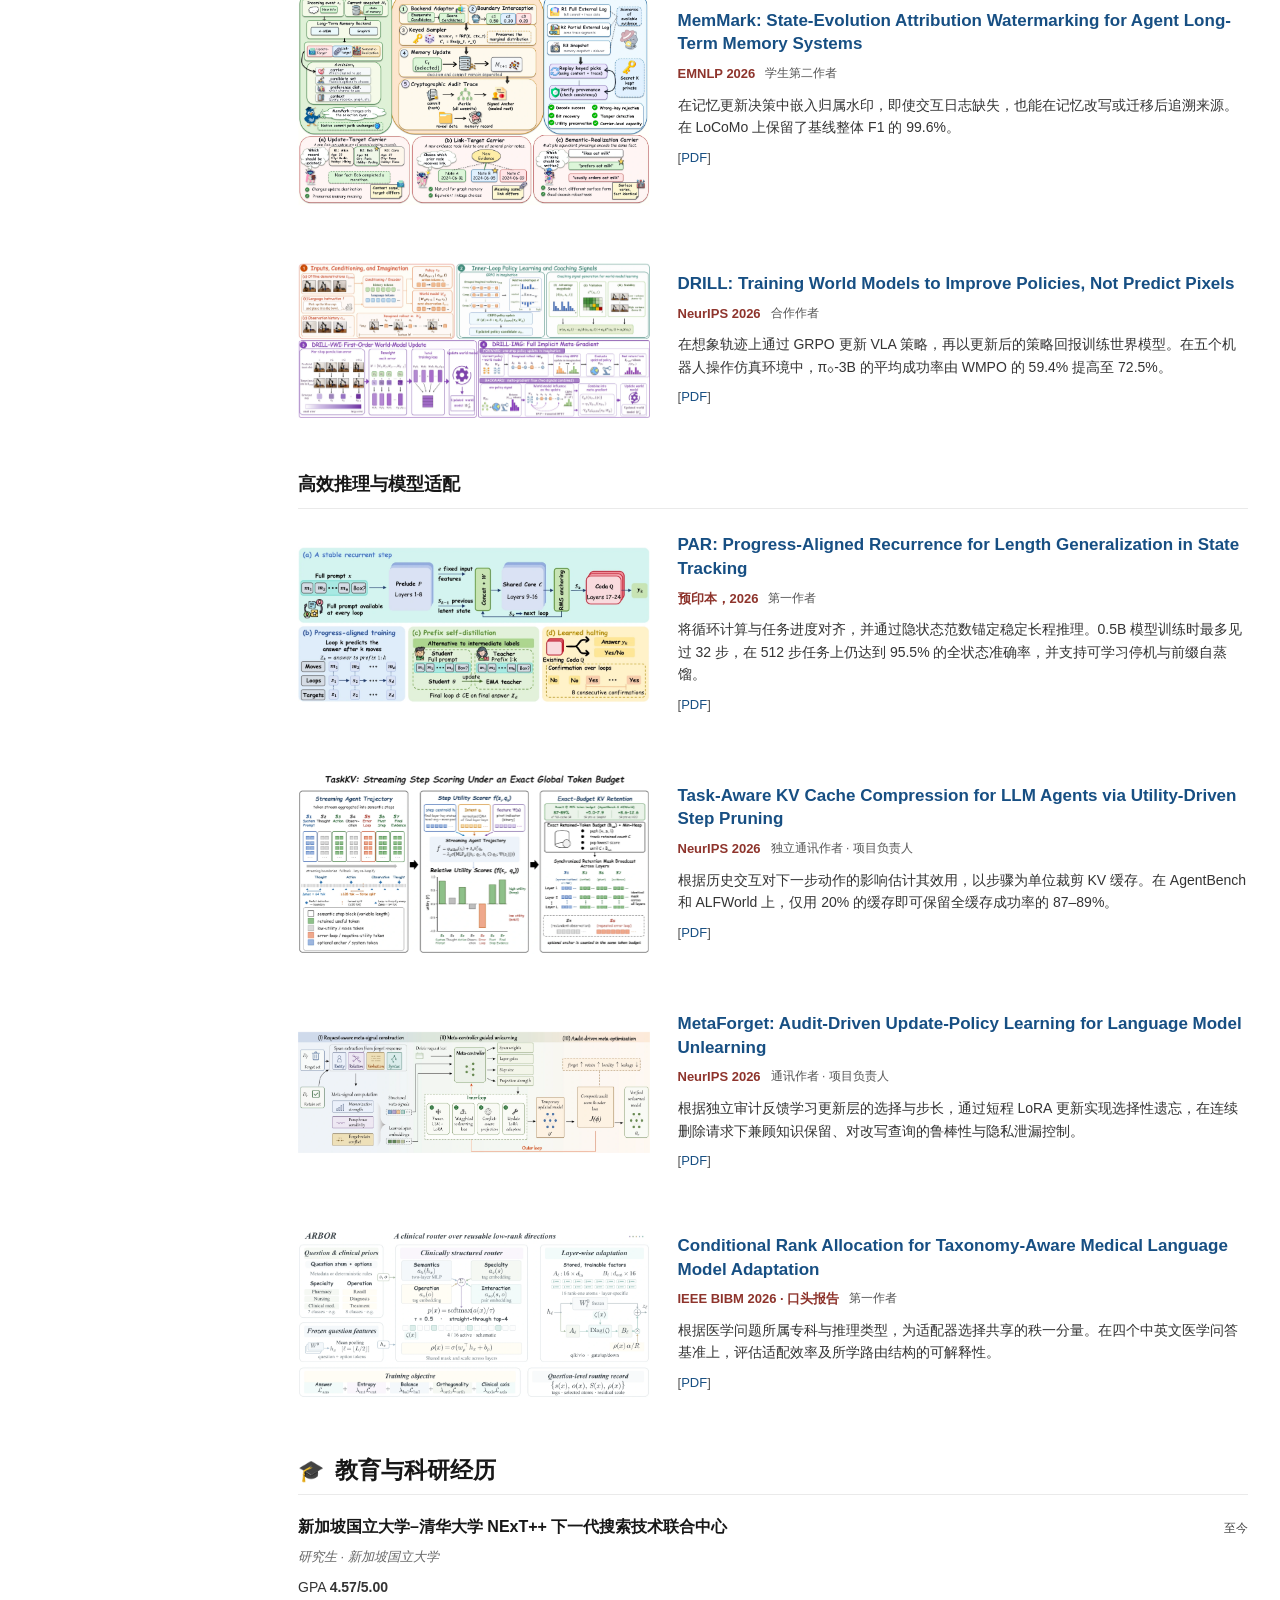
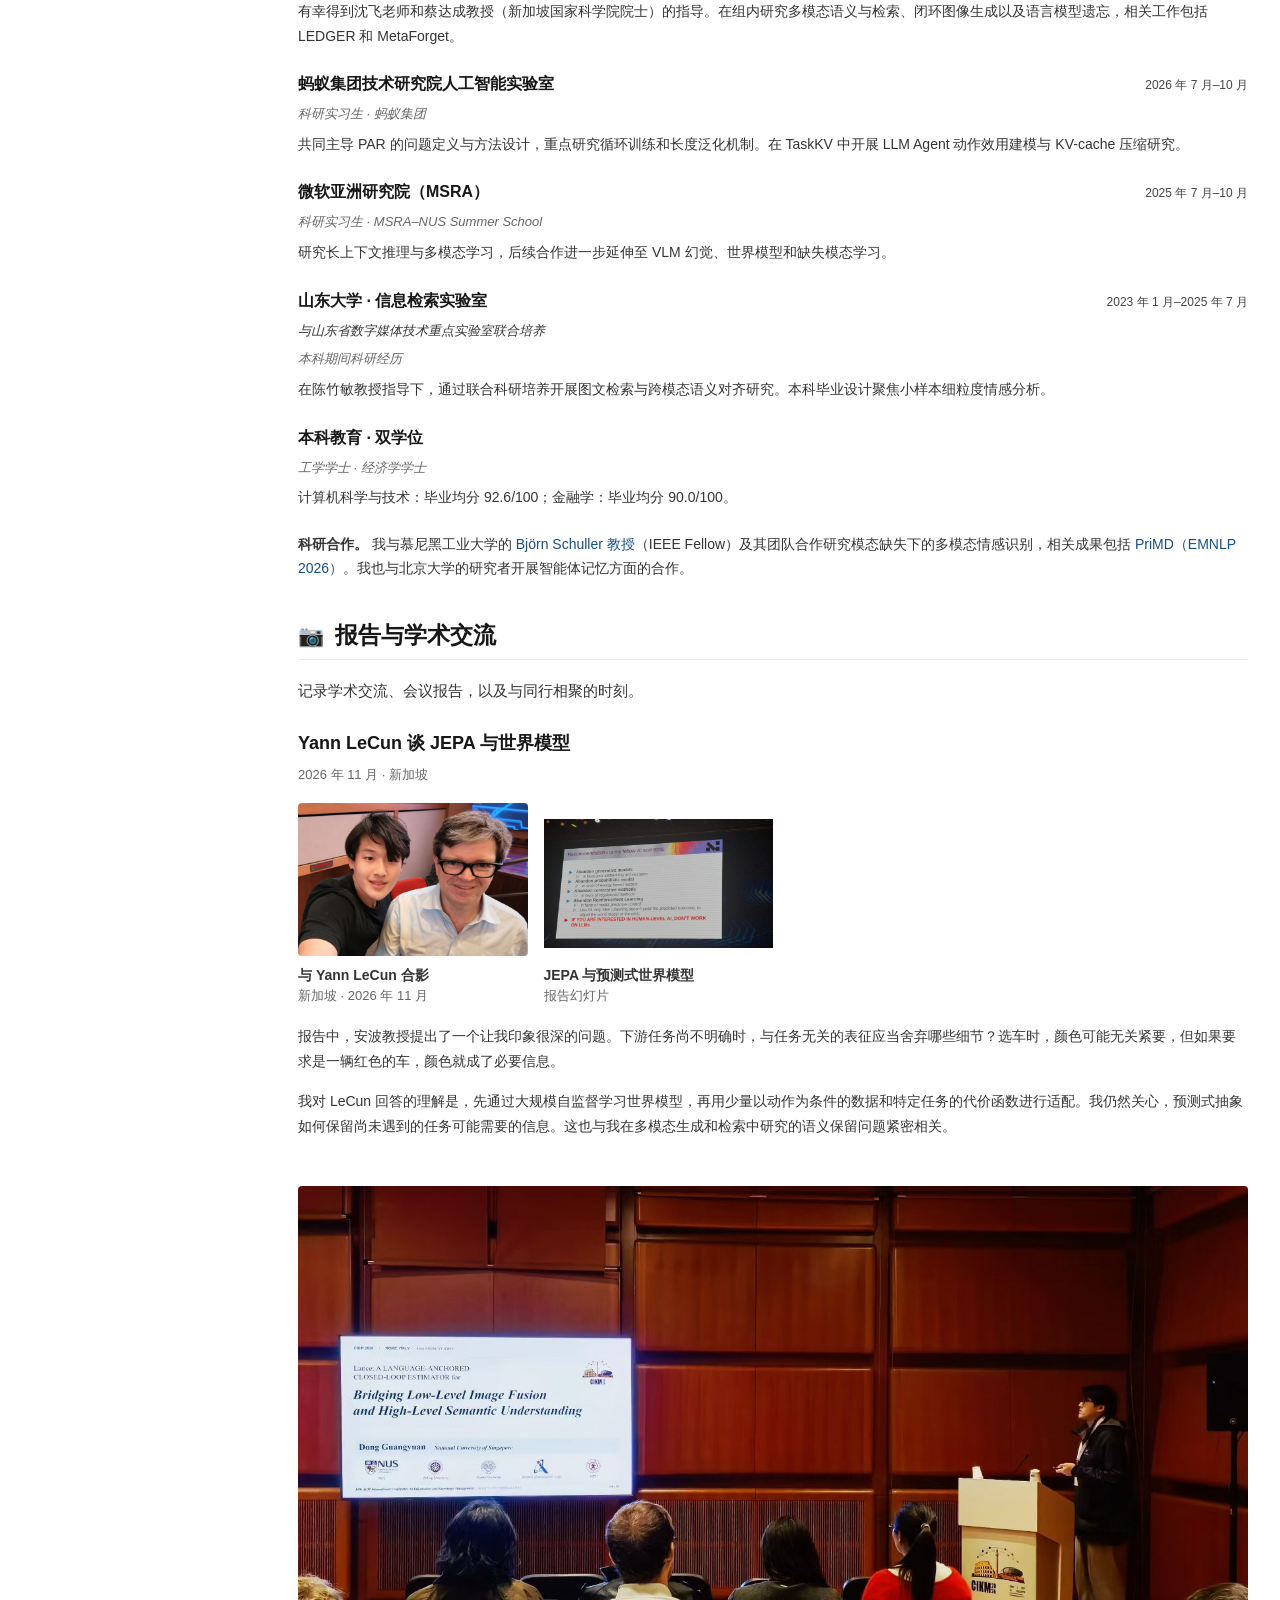
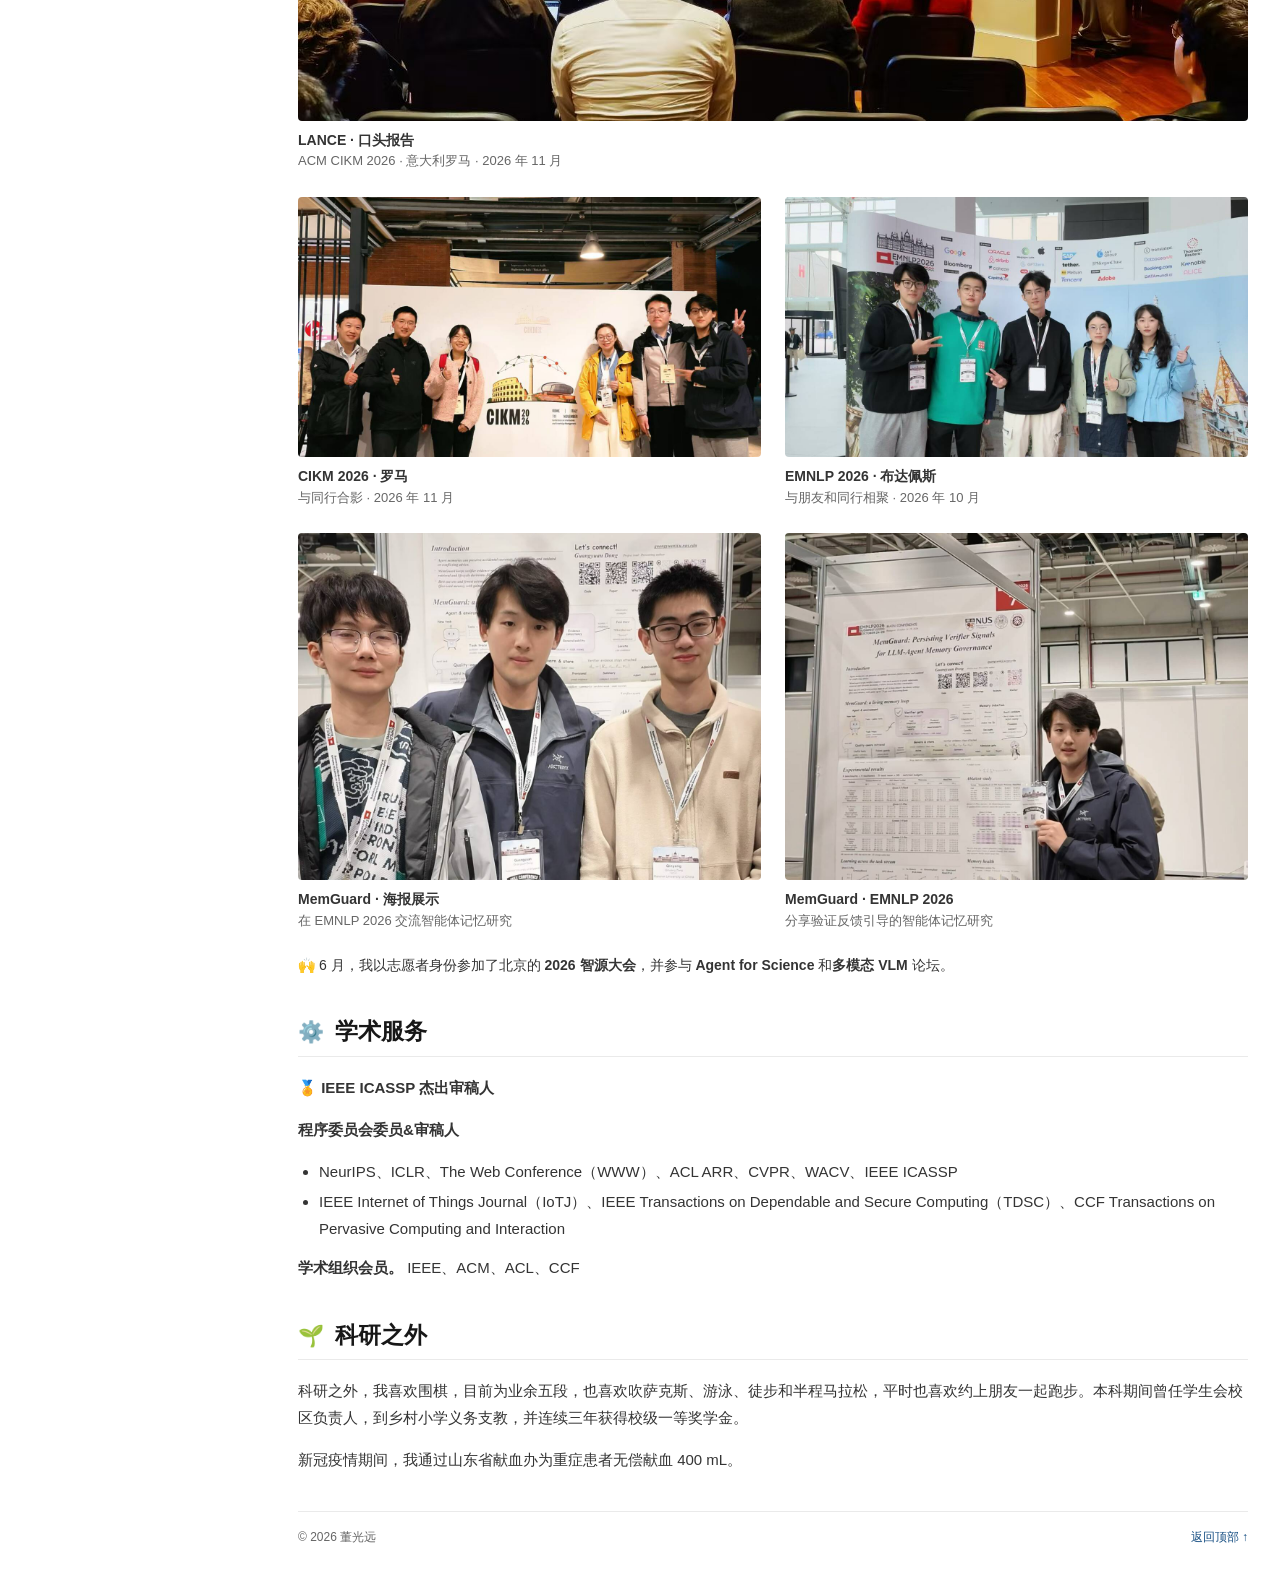
<file: zh.html>
<!doctype html>
<html lang="zh-CN">
<head>
<meta charset="utf-8">
<meta name="viewport" content="width=device-width, initial-scale=1">
<meta name="theme-color" content="#ffffff">
<meta name="description" content="董光远，新加坡国立大学–清华大学 NExT++ 下一代搜索技术联合中心研究生。研究多模态智能、智能体记忆与强化学习，以及高效大语言模型推理。">
<meta property="og:title" content="董光远 | 新加坡国立大学–清华大学 NExT++">
<meta property="og:description" content="研究多模态智能、智能体记忆和高效大语言模型推理，分享论文、科研动态与合作经历。">
<meta property="og:type" content="website">
<meta property="og:url" content="https://chatdgy.github.io/zh.html">
<meta property="og:image" content="https://chatdgy.github.io/assets/plush-avatar.jpg">
<title>董光远个人主页</title>
<link rel="icon" href="assets/favicon.svg" type="image/svg+xml">
<link rel="stylesheet" href="style.css?v=20261126-bilingual">
<script src="site.js?v=20261128-poster" defer></script>
<link rel="alternate" hreflang="en" href="https://chatdgy.github.io/">
<link rel="alternate" hreflang="zh-CN" href="https://chatdgy.github.io/zh.html">
<link rel="alternate" hreflang="x-default" href="https://chatdgy.github.io/">
</head>
<body>
<a class="skip" href="#main">跳转至正文</a>
<header class="masthead">
  <div class="nav-shell">
  <nav class="nav" aria-label="主导航">
    <a class="home" href="#about">首页</a><a href="#about">关于我</a><a href="#news">最新动态</a><a href="#publications">研究论文</a><a href="#experience">科研经历</a><a href="#activities">学术活动</a><a href="#service">学术服务</a><a href="#misc">科研之外</a>
  </nav>
  <a class="language-switch" href="./" lang="en" hreflang="en" aria-label="Switch to English">English</a>
</div>
</header>
<div class="layout">
<aside class="sidebar" aria-label="个人信息">
  <a href="assets/plush-avatar.jpg" class="portrait" aria-label="查看头像"><img src="assets/plush-avatar.jpg" alt="以室内瀑布为背景的毛绒动物头像" width="566" height="566" fetchpriority="high"></a>
  <h1>董光远</h1>
  <p class="institution">研究生二年级<br><a href="https://www.nextcenter.org/">新加坡国立大学–清华大学 NExT++ 下一代搜索技术联合中心</a><br>新加坡国立大学</p>
  <p class="focus">多模态智能<br>智能体记忆与强化学习<br>高效大语言模型推理</p>
  <ul class="contact">
    <li><span aria-hidden="true">📍</span> 新加坡</li>
    <li><span aria-hidden="true">✉️</span> <a href="mailto:guangyuand@acm.org">电子邮箱</a></li>
    <li><span aria-hidden="true">🎓</span> <a href="https://scholar.google.com/citations?user=IQ_mT-IAAAAJ">Google Scholar</a></li>
    <li><span aria-hidden="true">💬</span> <a class="zoom wechat-link" href="assets/wechat-qr.png" data-kind="contact" data-caption="微信号：ICLRNIPSICML" aria-label="查看微信联系方式">微信</a></li>
    <li><span class="orcid-icon" aria-hidden="true">iD</span> <a href="https://orcid.org/0009-0004-1160-3349">ORCID</a></li>
  </ul>
  <p class="scholar-stats">引用 <strong>140+</strong> · h-index <strong>7</strong></p>
</aside>
<main id="main">
<section id="about">
<h2><span aria-hidden="true">👋</span> 关于我</h2>
<p>欢迎来到我的主页！我是<strong>新加坡国立大学</strong>的二年级研究生，目前在<a href="https://www.nextcenter.org/"><strong>新加坡国立大学–清华大学 NExT++ 下一代搜索技术联合中心</strong></a>开展科研，有幸得到<a href="https://muzishen.github.io/">沈飞老师</a>和<a href="https://www.chuatatseng.com/">蔡达成教授</a>（新加坡国家科学院院士）的指导。此前，我在山东大学信息检索实验室与山东省数字媒体技术重点实验室跟随<a href="https://gail.sdu.edu.cn/~zhuminchen/~zhuminchen_en.htm">陈竹敏教授</a>开展研究。我曾在蚂蚁集团技术研究院人工智能实验室和微软亚洲研究院实习，并与北京大学的研究者、慕尼黑工业大学（TUM）的 <a href="https://www.professoren.tum.de/en/schuller-bjoern">Björn Schuller 教授</a>（IEEE Fellow）开展合作。</p>
<p>我的研究聚焦<strong>多模态大语言模型（MLLMs）、多模态智能与智能体强化学习（Agentic RL）</strong>。我从图文检索入手，研究模型如何保留图文匹配所需的细粒度语义，并逐步关注智能体如何获取可靠证据、复用已有经验，以及在长程任务中高效推理。在 NeurIPS、EMNLP、ACM MM、ACM CIKM、IEEE TMM 和 IEEE BIBM 等国际顶级会议和期刊录用论文 <strong>14 篇</strong>，其中第一作者或通讯作者 <strong>8 篇</strong>。曾获 <strong>NeurIPS 2026 Scholar Financial Award(学者奖学金)</strong>。</p>
<p>我相信，让 AI 理解真实的视觉世界，是构建能力更强、应用更广泛的智能体的重要基础。过去和当前的研究主要围绕三个相互关联的方向展开。</p>
<ol class="research" id="research">
  <li><strong>多模态学习与视觉理解。</strong> 我关注视觉表征和生成图像能否保留下游任务所需的信息。在 <a href="#paper-lance">LANCE</a> 和 <a href="#paper-ledger">LEDGER</a> 中，我们通过语义反馈将图像生成与检索、识别联系起来。我也研究 VLM 对象幻觉背后的模型回路，以及模态缺失条件下的表征学习。</li>
  <li><strong>智能体记忆与强化学习。</strong> 我研究如何将过去的交互转化为可靠、可复用的经验。<a href="#paper-memguard">MemGuard</a> 让验证反馈贯穿记忆的存储与检索，<a href="#paper-memmark">MemMark</a> 则在记忆演化过程中追踪其归属。通过世界模型和 VLA 后训练方面的合作，我进一步探索如何利用想象轨迹学习策略。</li>
  <li><strong>高效推理与模型适配。</strong> 我关注如何让增加的计算真正推进任务。相关研究包括 <a href="#paper-par">PAR</a> 中与任务进度对齐的循环推理、<a href="#paper-taskkv">TaskKV</a> 中在有限 KV-cache 预算下保留决策所需的历史信息，以及通过低秩适配和机器遗忘实现有选择的模型更新。</li>
</ol>
<p><strong>长期目标。</strong> 我希望构建能够从经验中持续学习、解决复杂开放任务的多模态智能体，进一步探索理解与生成的统一建模、Agentic RL 和可扩展推理，也期待将这些研究延伸到具身交互、医疗和科学发现。</p>
<p class="invitation">欢迎交流研究想法，也期待探索新的合作。<a href="mailto:guangyuand@acm.org">随时联系我！</a> <span aria-hidden="true">☕</span></p>
</section>
<section id="news">
<h2><span aria-hidden="true">🔥</span> 最新动态</h2>
<ul class="news">
  <li><time datetime="2026-11">2026 年 11 月</time><span>🆕 最新工作 <a href="#paper-ledger"><strong>LEDGER</strong></a> 已上传 arXiv！我们通过语义反馈连接多模态生成与检索，让生成图像保留下游理解所需的细节。</span></li>
  <li><time datetime="2026-11">2026 年 11 月</time><span>💭 在新加坡聆听了 <strong>Yann LeCun 关于 JEPA 与世界模型的报告</strong>。现场关于抽象表征和未知下游任务的讨论让我很受启发。<a href="#lecun-jepa">照片与思考 ↗</a></span></li>
  <li><time datetime="2026-11">2026 年 11 月</time><span>🎤 刚从罗马的 <strong>ACM CIKM 2026</strong> 返回，在会上作了 <a href="#paper-lance"><strong>LANCE</strong></a> 的口头报告，介绍我们关于图像融合与语义理解的研究。<a href="#lance-oral">报告照片 ↗</a></span></li>
  <li><time datetime="2026-10">2026 年 10 月</time><span>🚀 我在蚂蚁集团技术研究院人工智能实验室完成的工作 <a href="#paper-par"><strong>PAR</strong></a> 已上传 arXiv。0.5B 循环语言模型仅在最长 32 步的序列上训练，在 512 步测试中仍达到 95.5% 的全状态准确率。</span></li>
  <li><time datetime="2026-10">2026 年 10 月</time><span>☕ 参加了布达佩斯的 <strong>EMNLP 2026</strong>，分享智能体记忆与多模态学习方面的工作。很高兴认识这么多关注这些问题的研究者！<a href="#activities">会议照片 ↗</a></span></li>
  <li><time datetime="2026-08">2026 年 8 月</time><span>🎉 我们获 <strong>EMNLP 2026</strong> 录用的工作包括研究智能体记忆的 <a href="#paper-memguard">MemGuard</a> 和 <a href="#paper-memmark">MemMark</a>，以及研究模态缺失下情感识别的 <a href="#paper-primd">PriMD</a>。</span></li>
  <li><time datetime="2026-06">2026 年 6 月</time><span>🎬 我们的论文 <a href="https://arxiv.org/pdf/2608.21030#page=1">COMET</a> 获 <strong>ACM Multimedia 2026</strong> 录用。这项工作利用帧间运动信息，帮助视频多模态大模型理解时序变化。</span></li>
  <li><time datetime="2026-06">2026 年 6 月</time><span>🙌 以志愿者身份参加了北京的 <strong>2026 智源大会</strong>，参与 <strong>Agent for Science</strong> 和<strong>多模态 VLM</strong> 论坛。</span></li>
  <li><time datetime="2026-05">2026 年 5 月</time><span>🎉 我们的一篇论文获 <strong>IEEE Transactions on Multimedia（TMM）</strong> 录用。</span></li>
  <li><time datetime="2026">2026 年</time><span>🎉 五篇论文获 <strong>NeurIPS 2026</strong> 录用，分别为 <a href="#paper-taskkv">TaskKV</a>、<a href="#paper-metaforget">MetaForget</a>、<a href="#paper-dual-pathway">Dual-Pathway</a>、<a href="#paper-drill">DRILL</a> 和 <a href="#paper-mollflow">MollFlow</a>。感谢所有合作者！</span></li>
  <li><time datetime="2026">2026 年</time><span>🏅 很荣幸获得 <strong>NeurIPS 2026 Scholar Financial Award(学者奖学金)</strong>，期待在悉尼与大家见面！</span></li>
  <li><time datetime="2026">2026 年</time><span>🎉 <a href="#paper-lance"><strong>LANCE</strong></a> 获 <strong>ACM CIKM 2026</strong> 口头报告录用，<a href="#paper-arbor"><strong>ARBOR</strong></a> 获 <strong>IEEE BIBM 2026</strong> 口头报告录用。</span></li>
</ul>
</section>
<section id="publications">
<h2><span aria-hidden="true">📝</span> 代表论文</h2>
<p class="pub-intro">以下按研究方向列出代表工作，完整论文列表请见 <a href="https://scholar.google.com/citations?user=IQ_mT-IAAAAJ">Google Scholar</a>。点击图片可放大查看。</p>
<nav class="paper-nav" aria-label="研究方向"><a href="#vision">多模态学习</a><a href="#agent">智能体记忆与强化学习</a><a href="#reasoning">高效大语言模型</a></nav>
<div class="pub-group" id="vision"><h3 class="group-heading">多模态学习与视觉理解</h3>
<article class="paper" id="paper-ledger">
  <a class="paper-figure zoom" href="assets/figures/ledger-poster-v6.webp" data-kind="poster" data-caption="LEDGER 论文海报，展示概念索引、图像生成与检索实验结果。" data-source="assets/figures/ledger-poster-v6.webp" aria-label="放大 LEDGER 论文海报">
    <img src="assets/figures/ledger-poster-v6-thumb.webp" width="960" height="680" loading="lazy" alt="LEDGER 论文海报，展示概念索引、图像生成与检索实验结果。">
  </a>
  <div class="paper-content">
    <h4 class="paper-title"><a href="https://arxiv.org/pdf/2611.28146#page=1">Close the Loop on the Retrievability Gap</a></h4>
    <p class="venue"><strong>预印本，2026</strong><span class="role">第一作者</span></p>
    <p class="description">在图像生成与语义检索之间建立闭环，以概念覆盖反馈训练图像复原模型，保留下游系统能够识别的细粒度信息。通过独立检索器、检测模型和人工评测验证，并将方法拓展至自然图像与病理图像。</p>
    <div class="paper-links"><a href="https://arxiv.org/pdf/2611.28146#page=1">PDF</a></div>
  </div>
</article>
<article class="paper" id="paper-dual-pathway">
  <a class="paper-figure zoom" href="assets/figures/dual-pathway.webp" data-caption="Dual-Pathway：激活修补与因果干预。" data-source="https://arxiv.org/html/2605.13156v2#S3.F1" aria-label="放大 dual-pathway 方法框架图">
    <img src="assets/figures/dual-pathway.webp" width="1013" height="443" loading="lazy" alt="Dual-Pathway：激活修补与因果干预。">
  </a>
  <div class="paper-content">
    <h4 class="paper-title"><a href="https://arxiv.org/pdf/2605.13156#page=1">Dual-Pathway Circuits of Object Hallucination in Vision-Language Models</a></h4>
    <p class="venue"><strong>NeurIPS 2026</strong><span class="role">通讯作者 · 项目负责人</span></p>
    <p class="description">通过激活修补定位视觉定位与对象幻觉相关的内部通路，并在五种 VLM 上验证因果干预。在 POPE 对抗测试中，对象幻觉较基线相对减少 40–76%，准确率下降不超过 2 个百分点。</p>
    <div class="paper-links"><a href="https://arxiv.org/pdf/2605.13156#page=1">PDF</a></div>
  </div>
</article>
<article class="paper" id="paper-lance">
  <a class="paper-figure zoom" href="assets/figures/lance.webp" data-caption="LANCE：结合语义验证的语言引导图像融合。" data-source="https://anonymous.4open.science/api/repo/lance-paper-20260915-825A/file/paper.pdf#page=1" aria-label="放大 lance 方法框架图">
    <img src="assets/figures/lance.webp" width="1952" height="816" loading="lazy" alt="LANCE：结合语义验证的语言引导图像融合。">
  </a>
  <div class="paper-content">
    <h4 class="paper-title"><a href="https://anonymous.4open.science/api/repo/lance-paper-20260915-825A/file/paper.pdf#page=1">Bridging Low-Level Image Fusion and High-Level Semantic Understanding</a></h4>
    <p class="venue"><strong>ACM CIKM 2026 · 口头报告</strong><span class="role">第一作者</span></p>
    <p class="description">利用冻结 VLM 提取输入概念，引导图像融合，并核验输出中仍可识别的概念。通过负查询抑制伪匹配，以目标检测和开放词汇定位评估图像质量改善能否带来更好的语义理解。</p>
    <div class="paper-links"><a href="https://anonymous.4open.science/api/repo/lance-paper-20260915-825A/file/paper.pdf#page=1">PDF</a><a href="#lance-oral">口头报告</a></div>
  </div>
</article>
<article class="paper" id="paper-primd">
  <a class="paper-figure zoom" href="assets/figures/primd.webp" data-caption="PriMD：模态解耦、基元记忆与教师–学生蒸馏。" data-source="https://aclanthology.org/2026.findings-emnlp.2220.pdf#page=4" aria-label="放大 primd 方法框架图">
    <img src="assets/figures/primd.webp" width="2192" height="1075" loading="lazy" alt="PriMD：模态解耦、基元记忆与教师–学生蒸馏。">
  </a>
  <div class="paper-content">
    <h4 class="paper-title"><a href="https://aclanthology.org/2026.findings-emnlp.2220.pdf#page=1">Modality Disentangled Learning for Incomplete Multimodal Emotion Recognition: A Primitive Memory Distillation Perspective</a></h4>
    <p class="venue"><strong>EMNLP 2026</strong><span class="role">第一作者</span></p>
    <p class="description">将共享情感线索与模态特有信息解耦，通过离散语义基元，将完整模态教师的知识迁移至输入模态缺失的学生模型，提升部分模态可用条件下的情感识别能力。</p>
    <div class="paper-links"><a href="https://aclanthology.org/2026.findings-emnlp.2220.pdf#page=1">PDF</a></div>
  </div>
</article>
<article class="paper" id="paper-mollflow">
  <a class="paper-figure zoom" href="assets/figures/mollflow.webp" data-caption="MollFlow：组织形态先验与平滑流匹配。" data-source="https://anonymous.4open.science/api/repo/research-papers-2026-17C8/file/neurips-2026/MollFlow.pdf#page=1" aria-label="放大 mollflow 方法框架图">
    <img src="assets/figures/mollflow.webp" width="2177" height="735" loading="lazy" alt="MollFlow：组织形态先验与平滑流匹配。">
  </a>
  <div class="paper-content">
    <h4 class="paper-title"><a href="https://anonymous.4open.science/api/repo/research-papers-2026-17C8/file/neurips-2026/MollFlow.pdf#page=1">MollFlow: Learning Spatially Resolved Inference from H&amp;E Images with Mollified Flow Matching</a></h4>
    <p class="venue"><strong>NeurIPS 2026</strong><span class="role">学生第二作者</span></p>
    <p class="description">结合组织形态先验与平滑流匹配，从 H&amp;E 图像推断空间基因表达。在 HER2ST 上，表达相关系数达到 0.6963；单卡推断耗时由 Stem 的 134 分钟降至 6.6 分钟。</p>
    <div class="paper-links"><a href="https://anonymous.4open.science/api/repo/research-papers-2026-17C8/file/neurips-2026/MollFlow.pdf#page=1">PDF</a></div>
  </div>
</article></div>
<div class="pub-group" id="agent"><h3 class="group-heading">智能体记忆与强化学习</h3>
<article class="paper" id="paper-memguard">
  <a class="paper-figure zoom" href="assets/figures/memguard.webp" data-caption="MemGuard：面向智能体记忆治理的验证信号持久化。" data-source="https://aclanthology.org/2026.emnlp-main.423.pdf#page=3" aria-label="放大 memguard 方法框架图">
    <img src="assets/figures/memguard.webp" width="1692" height="767" loading="lazy" alt="MemGuard：面向智能体记忆治理的验证信号持久化。">
  </a>
  <div class="paper-content">
    <h4 class="paper-title"><a href="https://aclanthology.org/2026.emnlp-main.423.pdf#page=1">MemGuard: Persisting Verifier Signals for LLM-Agent Memory Governance</a></h4>
    <p class="venue"><strong>EMNLP 2026</strong><span class="role">第一作者 · 通讯作者</span></p>
    <p class="description">将验证结果、置信度与时间戳随经验一同保存，使反馈持续参与记忆写入、检索与冲突处理。在四个基座模型与四个基准的全部组合中，均取得最高成功率和最少平均动作步数。</p>
    <div class="paper-links"><a href="https://aclanthology.org/2026.emnlp-main.423.pdf#page=1">PDF</a></div>
  </div>
</article>
<article class="paper" id="paper-memmark">
  <a class="paper-figure zoom" href="assets/figures/memmark.webp" data-caption="MemMark：在记忆状态演化中嵌入与恢复归属信息。" data-source="https://aclanthology.org/2026.findings-emnlp.395.pdf#page=3" aria-label="放大 memmark 方法框架图">
    <img src="assets/figures/memmark.webp" width="2190" height="1448" loading="lazy" alt="MemMark：在记忆状态演化中嵌入与恢复归属信息。">
  </a>
  <div class="paper-content">
    <h4 class="paper-title"><a href="https://aclanthology.org/2026.findings-emnlp.395.pdf#page=1">MemMark: State-Evolution Attribution Watermarking for Agent Long-Term Memory Systems</a></h4>
    <p class="venue"><strong>EMNLP 2026</strong><span class="role">学生第二作者</span></p>
    <p class="description">在记忆更新决策中嵌入归属水印，即使交互日志缺失，也能在记忆改写或迁移后追溯来源。在 LoCoMo 上保留了基线整体 F1 的 99.6%。</p>
    <div class="paper-links"><a href="https://aclanthology.org/2026.findings-emnlp.395.pdf#page=1">PDF</a></div>
  </div>
</article>
<article class="paper" id="paper-drill">
  <a class="paper-figure zoom" href="assets/figures/drill.webp" data-caption="DRILL：世界模型与策略的双层优化。" data-source="https://arxiv.org/html/2610.30814v1#S3.F1" aria-label="放大 drill 方法框架图">
    <img src="assets/figures/drill.webp" width="1900" height="834" loading="lazy" alt="DRILL：世界模型与策略的双层优化。">
  </a>
  <div class="paper-content">
    <h4 class="paper-title"><a href="https://arxiv.org/pdf/2610.30814#page=1">DRILL: Training World Models to Improve Policies, Not Predict Pixels</a></h4>
    <p class="venue"><strong>NeurIPS 2026</strong><span class="role">合作作者</span></p>
    <p class="description">在想象轨迹上通过 GRPO 更新 VLA 策略，再以更新后的策略回报训练世界模型。在五个机器人操作仿真环境中，π₀-3B 的平均成功率由 WMPO 的 59.4% 提高至 72.5%。</p>
    <div class="paper-links"><a href="https://arxiv.org/pdf/2610.30814#page=1">PDF</a></div>
  </div>
</article></div>
<div class="pub-group" id="reasoning"><h3 class="group-heading">高效推理与模型适配</h3>
<article class="paper" id="paper-par">
  <a class="paper-figure zoom" href="assets/figures/par.webp" data-caption="PAR：进度对齐循环、范数锚定与前缀自蒸馏。" data-source="https://arxiv.org/html/2610.27628v1#S3.F2" aria-label="放大 par 方法框架图">
    <img src="assets/figures/par.webp" width="1054" height="465" loading="lazy" alt="PAR：进度对齐循环、范数锚定与前缀自蒸馏。">
  </a>
  <div class="paper-content">
    <h4 class="paper-title"><a href="https://arxiv.org/pdf/2610.27628#page=1">PAR: Progress-Aligned Recurrence for Length Generalization in State Tracking</a></h4>
    <p class="venue"><strong>预印本，2026</strong><span class="role">第一作者</span></p>
    <p class="description">将循环计算与任务进度对齐，并通过隐状态范数锚定稳定长程推理。0.5B 模型训练时最多见过 32 步，在 512 步任务上仍达到 95.5% 的全状态准确率，并支持可学习停机与前缀自蒸馏。</p>
    <div class="paper-links"><a href="https://arxiv.org/pdf/2610.27628#page=1">PDF</a></div>
  </div>
</article>
<article class="paper" id="paper-taskkv">
  <a class="paper-figure zoom" href="assets/figures/taskkv.webp" data-caption="TaskKV：动作效用估计与步骤级 KV 缓存裁剪。" data-source="https://anonymous.4open.science/api/repo/research-papers-2026-17C8/file/neurips-2026/TaskKV.pdf#page=1" aria-label="放大 taskkv 方法框架图">
    <img src="assets/figures/taskkv.webp" width="2065" height="1054" loading="lazy" alt="TaskKV：动作效用估计与步骤级 KV 缓存裁剪。">
  </a>
  <div class="paper-content">
    <h4 class="paper-title"><a href="https://anonymous.4open.science/api/repo/research-papers-2026-17C8/file/neurips-2026/TaskKV.pdf#page=1">Task-Aware KV Cache Compression for LLM Agents via Utility-Driven Step Pruning</a></h4>
    <p class="venue"><strong>NeurIPS 2026</strong><span class="role">独立通讯作者 · 项目负责人</span></p>
    <p class="description">根据历史交互对下一步动作的影响估计其效用，以步骤为单位裁剪 KV 缓存。在 AgentBench 和 ALFWorld 上，仅用 20% 的缓存即可保留全缓存成功率的 87–89%。</p>
    <div class="paper-links"><a href="https://anonymous.4open.science/api/repo/research-papers-2026-17C8/file/neurips-2026/TaskKV.pdf#page=1">PDF</a></div>
  </div>
</article>
<article class="paper" id="paper-metaforget">
  <a class="paper-figure zoom" href="assets/figures/metaforget.webp" data-caption="MetaForget：基于审计反馈学习遗忘更新策略。" data-source="https://anonymous.4open.science/api/repo/research-papers-2026-17C8/file/neurips-2026/MetaForget.pdf#page=1" aria-label="放大 metaforget 方法框架图">
    <img src="assets/figures/metaforget.webp" width="2200" height="757" loading="lazy" alt="MetaForget：基于审计反馈学习遗忘更新策略。">
  </a>
  <div class="paper-content">
    <h4 class="paper-title"><a href="https://anonymous.4open.science/api/repo/research-papers-2026-17C8/file/neurips-2026/MetaForget.pdf#page=1">MetaForget: Audit-Driven Update-Policy Learning for Language Model Unlearning</a></h4>
    <p class="venue"><strong>NeurIPS 2026</strong><span class="role">通讯作者 · 项目负责人</span></p>
    <p class="description">根据独立审计反馈学习更新层的选择与步长，通过短程 LoRA 更新实现选择性遗忘，在连续删除请求下兼顾知识保留、对改写查询的鲁棒性与隐私泄漏控制。</p>
    <div class="paper-links"><a href="https://anonymous.4open.science/api/repo/research-papers-2026-17C8/file/neurips-2026/MetaForget.pdf#page=1">PDF</a></div>
  </div>
</article>
<article class="paper" id="paper-arbor">
  <a class="paper-figure zoom" href="assets/figures/arbor.webp" data-caption="ARBOR：面向医学语言模型的条件秩分配与路由。" data-source="https://arxiv.org/pdf/2610.06765#page=1" aria-label="放大 arbor 方法框架图">
    <img src="assets/figures/arbor.webp" width="2155" height="1024" loading="lazy" alt="ARBOR：面向医学语言模型的条件秩分配与路由。">
  </a>
  <div class="paper-content">
    <h4 class="paper-title"><a href="https://arxiv.org/pdf/2610.06765#page=1">Conditional Rank Allocation for Taxonomy-Aware Medical Language Model Adaptation</a></h4>
    <p class="venue"><strong>IEEE BIBM 2026 · 口头报告</strong><span class="role">第一作者</span></p>
    <p class="description">根据医学问题所属专科与推理类型，为适配器选择共享的秩一分量。在四个中英文医学问答基准上，评估适配效率及所学路由结构的可解释性。</p>
    <div class="paper-links"><a href="https://arxiv.org/pdf/2610.06765#page=1">PDF</a></div>
  </div>
</article></div>
</section>
<section id="experience">
<h2><span aria-hidden="true">🎓</span> 教育与科研经历</h2>
<div class="experience">
  <article><div class="experience-title"><h3>新加坡国立大学–清华大学 NExT++ 下一代搜索技术联合中心</h3><span>至今</span></div><p class="experience-role">研究生 · 新加坡国立大学</p><p>GPA <strong>4.57/5.00</strong></p><p>有幸得到沈飞老师和蔡达成教授（新加坡国家科学院院士）的指导。在组内研究多模态语义与检索、闭环图像生成以及语言模型遗忘，相关工作包括 LEDGER 和 MetaForget。</p></article>
  <article><div class="experience-title"><h3>蚂蚁集团技术研究院人工智能实验室</h3><span>2026 年 7 月–10 月</span></div><p class="experience-role">科研实习生 · 蚂蚁集团</p><p>共同主导 PAR 的问题定义与方法设计，重点研究循环训练和长度泛化机制。在 TaskKV 中开展 LLM Agent 动作效用建模与 KV-cache 压缩研究。</p></article>
  <article><div class="experience-title"><h3>微软亚洲研究院（MSRA）</h3><span>2025 年 7 月–10 月</span></div><p class="experience-role">科研实习生 · MSRA–NUS Summer School</p><p>研究长上下文推理与多模态学习，后续合作进一步延伸至 VLM 幻觉、世界模型和缺失模态学习。</p></article>
  <article><div class="experience-title"><h3>山东大学 · 信息检索实验室</h3><span>2023 年 1 月–2025 年 7 月</span></div><p class="second-lab">与山东省数字媒体技术重点实验室联合培养</p><p class="experience-role">本科期间科研经历</p><p>在陈竹敏教授指导下，通过联合科研培养开展图文检索与跨模态语义对齐研究。本科毕业设计聚焦小样本细粒度情感分析。</p></article>
  <article id="undergraduate-education"><div class="experience-title"><h3>本科教育 · 双学位</h3></div><p class="experience-role">工学学士 · 经济学学士</p><p>计算机科学与技术：毕业均分 92.6/100；金融学：毕业均分 90.0/100。</p></article>
</div>
<p class="collaboration-note"><strong>科研合作。</strong> 我与慕尼黑工业大学的 <a href="https://www.professoren.tum.de/en/schuller-bjoern">Björn Schuller 教授</a>（IEEE Fellow）及其团队合作研究模态缺失下的多模态情感识别，相关成果包括 <a href="#paper-primd">PriMD（EMNLP 2026）</a>。我也与北京大学的研究者开展智能体记忆方面的合作。</p>
</section>
<section id="activities">
<h2><span aria-hidden="true">📷</span> 报告与学术交流</h2>
<p>记录学术交流、会议报告，以及与同行相聚的时刻。</p>
<article class="event-reflection" id="lecun-jepa" aria-labelledby="lecun-title">
  <h3 id="lecun-title">Yann LeCun 谈 JEPA 与世界模型</h3>
  <p class="event-meta"><time datetime="2026-11">2026 年 11 月</time> · 新加坡</p>
  <div class="event-gallery lecun-gallery">
    <figure><a class="event-photo zoom" href="assets/events/lecun-singapore-2026-updated.png" data-kind="photo" data-caption="在 Yann LeCun 关于 JEPA 与世界模型的报告现场合影 · 新加坡，2026 年 11 月" aria-label="放大与 Yann LeCun 的合影"><img src="assets/events/lecun-singapore-2026-updated.png" width="1418" height="1109" alt="董光远与 Yann LeCun 在新加坡报告现场的合影" loading="lazy"></a><figcaption><strong>与 Yann LeCun 合影</strong><span>新加坡 · 2026 年 11 月</span></figcaption></figure>
    <figure><a class="event-photo talk-slide zoom" href="assets/events/lecun-jepa-talk-2026.jpg" data-kind="photo" data-caption="Yann LeCun 关于 JEPA 与世界模型的报告幻灯片 · 新加坡，2026 年 11 月" aria-label="放大 Yann LeCun 的报告幻灯片"><img src="assets/events/lecun-jepa-talk-2026.jpg" width="1440" height="810" alt="Yann LeCun 介绍联合嵌入架构与模型预测控制的报告幻灯片" loading="lazy"></a><figcaption><strong>JEPA 与预测式世界模型</strong><span>报告幻灯片</span></figcaption></figure>
  </div>
  <p>报告中，安波教授提出了一个让我印象很深的问题。下游任务尚不明确时，与任务无关的表征应当舍弃哪些细节？选车时，颜色可能无关紧要，但如果要求是一辆红色的车，颜色就成了必要信息。</p>
  <p>我对 LeCun 回答的理解是，先通过大规模自监督学习世界模型，再用少量以动作为条件的数据和特定任务的代价函数进行适配。我仍然关心，预测式抽象如何保留尚未遇到的任务可能需要的信息。这也与我在多模态生成和检索中研究的语义保留问题紧密相关。</p>
</article>
<div class="event-gallery">
  <figure class="event-feature" id="lance-oral"><a class="event-photo zoom" href="assets/events/cikm-2026-lance-oral.png" data-kind="photo" data-caption="在意大利罗马的 ACM CIKM 2026 作 LANCE 口头报告" aria-label="放大 LANCE 口头报告照片"><img src="assets/events/cikm-2026-lance-oral.png" width="1440" height="1080" alt="董光远在 ACM CIKM 2026 作 LANCE 口头报告" loading="lazy"></a><figcaption><strong>LANCE · 口头报告</strong><span>ACM CIKM 2026 · 意大利罗马 · 2026 年 11 月</span></figcaption></figure>
  <figure><a class="event-photo zoom" href="assets/events/cikm-2026-rome.png" data-kind="photo" data-caption="与同行在罗马 ACM CIKM 2026 现场合影" aria-label="放大 CIKM 2026 合影"><img src="assets/events/cikm-2026-rome.png" width="1280" height="720" alt="罗马 CIKM 2026 会议现场合影" loading="lazy"></a><figcaption><strong>CIKM 2026 · 罗马</strong><span>与同行合影 · 2026 年 11 月</span></figcaption></figure>
  <figure><a class="event-photo zoom" href="assets/events/emnlp-2026-friends.png" data-kind="photo" data-caption="EMNLP 2026，布达佩斯 · 与朋友和同行相聚" aria-label="放大 EMNLP 合影"><img src="assets/events/emnlp-2026-friends.png" width="1280" height="720" alt="朋友与同行在 EMNLP 2026 会场的合影" loading="lazy"></a><figcaption><strong>EMNLP 2026 · 布达佩斯</strong><span>与朋友和同行相聚 · 2026 年 10 月</span></figcaption></figure>
  <figure><a class="event-photo portrait-photo zoom" href="assets/events/emnlp-2026-colleagues.png" data-kind="photo" data-caption="EMNLP 2026，布达佩斯 · MemGuard 海报展示期间的交流" aria-label="放大 MemGuard 海报展示照片"><img src="assets/events/emnlp-2026-colleagues.png" width="1280" height="2276" alt="三位参会者在 EMNLP 2026 的 MemGuard 海报前合影" loading="lazy"></a><figcaption><strong>MemGuard · 海报展示</strong><span>在 EMNLP 2026 交流智能体记忆研究</span></figcaption></figure>
  <figure><a class="event-photo portrait-photo zoom" href="assets/events/emnlp-2026-memguard.png" data-kind="photo" data-caption="在布达佩斯 EMNLP 2026 展示 MemGuard" aria-label="放大 MemGuard 展示照片"><img src="assets/events/emnlp-2026-memguard.png" width="1280" height="2276" alt="董光远在 EMNLP 2026 展示 MemGuard 海报" loading="lazy"></a><figcaption><strong>MemGuard · EMNLP 2026</strong><span>分享验证反馈引导的智能体记忆研究</span></figcaption></figure>
</div>
<p class="community-note">🙌 6 月，我以志愿者身份参加了北京的 <strong>2026 智源大会</strong>，并参与 <strong>Agent for Science</strong> 和<strong>多模态 VLM</strong> 论坛。</p>
</section>
<section id="service">
<h2><span aria-hidden="true">⚙️</span> 学术服务</h2>
<p>🏅 <strong>IEEE ICASSP 杰出审稿人</strong></p>
<p><strong>程序委员会委员&amp;审稿人</strong></p>
<ul class="simple-list"><li>NeurIPS、ICLR、The Web Conference（WWW）、ACL ARR、CVPR、WACV、IEEE ICASSP</li><li>IEEE Internet of Things Journal（IoTJ）、IEEE Transactions on Dependable and Secure Computing（TDSC）、CCF Transactions on Pervasive Computing and Interaction</li></ul>
<p><strong>学术组织会员。</strong> IEEE、ACM、ACL、CCF</p>
</section>
<section id="misc"><h2><span aria-hidden="true">🌱</span> 科研之外</h2>
<p>科研之外，我喜欢围棋，目前为业余五段，也喜欢吹萨克斯、游泳、徒步和半程马拉松，平时也喜欢约上朋友一起跑步。本科期间曾任学生会校区负责人，到乡村小学义务支教，并连续三年获得校级一等奖学金。</p>
<p>新冠疫情期间，我通过山东省献血办为重症患者无偿献血 400 mL。</p>
</section>
<footer><p>© 2026 董光远 <a href="#about">返回顶部 ↑</a></p></footer>
</main>
</div>
<dialog id="figure-view" aria-labelledby="figure-label">
<div class="viewer-top"><span id="figure-label">研究框架</span><button type="button" id="close-view" autofocus>关闭 ×</button></div>
<img id="full-figure" alt=""><div class="viewer-bottom"><p id="figure-caption"></p><a id="figure-source">查看原图 ↗</a></div>
</dialog>
</body>
</html>
</file>
<file: style.css>
:root{--text:#343434;--link:#174f83;--line:#eaeaea;--sans:"Trebuchet MS",Helvetica,Arial,sans-serif}
*{box-sizing:border-box}
html{scroll-padding-top:82px}
body{margin:0;background:#fff;color:var(--text);font:15px/1.6 var(--sans);-webkit-font-smoothing:antialiased}
a{color:var(--link);text-decoration:none;text-underline-offset:3px}
a:hover{text-decoration:underline}
a:focus-visible,button:focus-visible{outline:2px solid var(--link);outline-offset:4px}
p{margin:0 0 16px}
h1,h2,h3,h4{margin:0;color:#171717}
h2{font-size:23px;line-height:1.4;border-bottom:1px solid var(--line);padding-bottom:8px;margin-bottom:18px;font-weight:700}
h2>span{font-size:21px;display:inline-block;margin-right:5px}
h3{font-size:17px;font-weight:600}
h4{font-size:16px;font-weight:600;line-height:1.55}
.masthead{position:sticky;top:0;background:#fff;z-index:5;border-bottom:1px solid var(--line)}
.nav-shell{max-width:1260px;margin:auto;display:flex;align-items:center;gap:16px;padding-right:20px}
.nav{min-width:0;flex:1;padding:0 20px;min-height:60px;display:flex;align-items:center;gap:31px;overflow-x:auto;scrollbar-width:none}
.nav::-webkit-scrollbar{display:none}
.language-switch{flex:none;white-space:nowrap;border:1px solid #ddd;border-radius:3px;padding:4px 10px;font-size:13px}
.nav a{color:#333;font-size:14px;white-space:nowrap}
.nav .home{font-weight:700;margin-right:8px}
.layout{width:min(1260px,calc(100% - 64px));margin:36px auto 0;display:grid;grid-template-columns:218px minmax(0,1fr);gap:48px}
.sidebar{align-self:start;position:sticky;top:94px}
.portrait{display:block;width:218px;margin:0 0 20px;overflow:hidden;border-radius:5px}
.portrait img{display:block;width:218px;height:218px;object-fit:cover;object-position:center;transition:transform .25s ease}
.portrait:hover img{transform:scale(1.025)}
.sidebar h1{font-size:20px;font-weight:700;line-height:1.4;margin-bottom:10px;white-space:nowrap;min-width:0}
.sidebar h1 span{font-size:20px;letter-spacing:.05em;font-weight:500}
.institution{font-size:13px;line-height:1.75;margin-bottom:16px}
.focus{font-size:13px;line-height:1.8}
.contact{list-style:none;padding:0;margin:0 0 17px;font-size:13px;line-height:2.1}
.contact li{display:flex;align-items:center;gap:8px}
.contact li>span,.contact svg{flex:none;width:16px;height:16px;text-align:center;font-size:13px;line-height:16px}
.contact .orcid-icon{background:#639f30;color:white;border-radius:50%;font-size:10px;font-weight:bold}
.contact a{color:var(--link)}
.scholar-stats{font-size:12px;color:#444}
main{min-width:0}
section{margin-bottom:38px;scroll-margin-top:10px}
.research{padding-left:24px;margin:4px 0 18px}
.research li{padding-left:3px;margin-bottom:14px}
.invitation{color:var(--link)}
.invitation a{font-weight:700}
.news{list-style:none;padding:0;margin:0}
.news li{display:grid;grid-template-columns:84px 1fr;gap:12px;padding:6px 0}
.news time{font-size:14px;font-weight:700;font-style:italic;color:#555}
.pub-intro{font-size:14px;margin-bottom:10px}
.publication-record{font-size:14px;margin:22px 0 0;padding-top:16px;border-top:1px solid var(--line)}
.paper-nav{display:flex;gap:22px;flex-wrap:wrap;font-size:14px;margin-bottom:24px}
.group-heading{font-size:18px;margin:25px 0 6px;padding:8px 0 8px;border-bottom:1px solid var(--line)}
.paper{display:grid;grid-template-columns:minmax(250px,37%) minmax(0,1fr);gap:28px;align-items:center;margin:0 0 22px;padding:18px 0;scroll-margin-top:10px}
.paper-figure{display:block;position:relative;cursor:zoom-in}
.paper-figure img{display:block;width:100%;height:auto;max-height:260px;object-fit:contain}
.paper-title{font-size:17px;line-height:1.4;font-weight:700;margin-bottom:7px}
.paper-title a{color:var(--link)}
.venue{font-size:13px;margin-bottom:8px;color:#171717;display:flex;gap:3px 10px;flex-wrap:wrap}
.venue strong{font-weight:700;color:#8e342c}
.role{font-size:12px;color:#555}
.description{font-size:14px;line-height:1.6;margin-bottom:8px}
.paper-links{font-size:13px;display:flex;gap:12px}
.paper-links a:before{content:"[";color:#555}
.paper-links a:after{content:"]";color:#555}
.experience article{margin:0 0 22px}
.experience-title{display:flex;align-items:baseline;justify-content:space-between;gap:18px;margin-bottom:5px}
.experience-title h3{font-size:16px}
.experience-title>span{font-size:12px;white-space:nowrap;color:#444}
.experience p{font-size:14px;margin:0}
.experience .experience-role{font-size:13px;color:#666;margin:0 0 6px;font-style:italic}
.experience .second-lab{font-size:13px;font-style:italic;margin:1px 0 6px}
.collaboration-note{font-size:14px;margin-top:4px}
.event-gallery{display:grid;grid-template-columns:repeat(2,minmax(0,1fr));gap:25px 24px;margin:22px 0}
.event-gallery figure{margin:0;min-width:0}
.event-gallery .event-feature{grid-column:1/-1;scroll-margin-top:10px}
.event-gallery .event-feature img{object-position:center 60%}
.event-photo{display:block;cursor:zoom-in;overflow:hidden;border-radius:4px}
.event-photo img{display:block;width:100%;height:auto;aspect-ratio:16/9;object-fit:cover}
.event-photo.portrait-photo img{aspect-ratio:4/3;object-position:center 24%}
.event-gallery figure:last-child .event-photo img{object-position:center 70%}
.event-gallery figcaption{font-size:13px;line-height:1.55;margin-top:9px}
.event-gallery figcaption strong{display:block;font-size:14px}
.event-gallery figcaption span{display:block;color:#666}
.event-reflection{margin-top:24px;padding-bottom:10px;scroll-margin-top:10px}
.event-reflection h3{font-size:18px}
.event-reflection .event-meta{font-size:13px;color:#666;margin:4px 0 0}
.event-reflection>p:not(.event-meta){font-size:14px}
.lecun-gallery{width:50%;gap:16px;margin:16px 0 18px}
.lecun-gallery .event-photo img{aspect-ratio:3/2;object-position:center 42%}
.lecun-gallery .talk-slide img{object-fit:contain}
.community-note{font-size:14px}
.simple-list{padding-left:21px;margin:0 0 13px}
.simple-list li{margin:4px 0}
footer{border-top:1px solid var(--line);font-size:12px;padding-top:15px;color:#666;margin-bottom:22px}
footer a{float:right}
.skip{position:absolute;top:-70px;left:20px;z-index:10;padding:10px;background:white}
.skip:focus{top:4px}
dialog{width:min(1200px,95vw);max-width:95vw;max-height:94vh;background:#fff;color:#222;border:1px solid #ddd;padding:17px}
dialog::backdrop{background:rgba(0,0,0,.65)}
.viewer-top,.viewer-bottom{display:flex;justify-content:space-between;gap:16px;font-size:13px;align-items:center}
.viewer-top{margin-bottom:12px}
.viewer-top button{font:inherit;background:white;border:1px solid #bbb;border-radius:3px;padding:5px 11px;cursor:pointer}
#full-figure{max-width:100%;max-height:74vh;object-fit:contain;display:block;margin:auto}
.viewer-bottom{margin-top:12px}
.viewer-bottom p{margin:0}
.viewer-bottom a{white-space:nowrap}
dialog[data-kind="contact"]{width:min(430px,95vw)}
dialog[data-kind="contact"] #full-figure{width:min(340px,100%);max-height:58vh}
html[lang="zh-CN"]{--sans:"Trebuchet MS","PingFang SC","Microsoft YaHei",sans-serif}
html[lang="zh-CN"] body{line-height:1.75}
@media(min-width:1450px){.layout{gap:54px;grid-template-columns:218px minmax(0,1fr)}}
@media(max-width:1000px){
.layout{width:calc(100% - 40px);gap:28px;grid-template-columns:180px minmax(0,1fr)}
.portrait,.portrait img{width:175px}.portrait img{height:175px}
.sidebar h1{font-size:17px}.paper{grid-template-columns:36% minmax(0,1fr);gap:18px}
.paper-title{font-size:16px}.experience-title{display:block}
}
@media(max-width:700px){
body{font-size:14px}.masthead{position:static}
.nav-shell{gap:8px;padding-right:18px}
.nav{gap:19px;overflow-x:auto;min-height:51px;padding:0 18px}
.nav a{font-size:12px}.nav .home{margin:0}
.layout{display:block;width:calc(100% - 36px);margin:25px auto 0}
.sidebar{position:static;display:grid;grid-template-columns:124px 1fr;column-gap:20px;margin-bottom:30px;align-items:start}
.portrait{grid-row:1/4;margin:0;width:124px}.portrait img{width:124px;height:124px}
.sidebar h1{font-size:clamp(12px,calc(9.5vw - 17.1px),20px);margin-bottom:7px}.sidebar h1 span{font-size:16px}
.institution{font-size:12px;margin-bottom:6px}.focus{display:none}
.contact{grid-column:1/-1;display:flex;flex-wrap:wrap;gap:6px 19px;font-size:12px;margin:12px 0 5px}
.scholar-stats{grid-column:1/-1;margin:0}
h2{font-size:22px}.paper{grid-template-columns:1fr;gap:14px;padding:14px 0;margin-bottom:20px}
.paper-figure img{max-height:260px}.paper-title{font-size:16px}
.paper-nav{gap:10px 17px}.group-heading{font-size:16px}
.description{font-size:14px}.role{display:inline-block}
.experience-title>span{display:block;margin-top:3px}.experience p{font-size:13px}
.news li{grid-template-columns:70px 1fr;gap:8px}.news time{font-size:12px}
.event-gallery{grid-template-columns:1fr;gap:24px}
.lecun-gallery{width:100%;grid-template-columns:repeat(2,minmax(0,1fr));gap:12px}
}
@media(prefers-reduced-motion:reduce){.portrait img{transition:none}.portrait:hover img{transform:none}}
@media print{.masthead,.sidebar,dialog,.paper-nav,.skip,footer{display:none}.layout{display:block;width:100%;margin:0}.paper{break-inside:avoid}}
</file>
